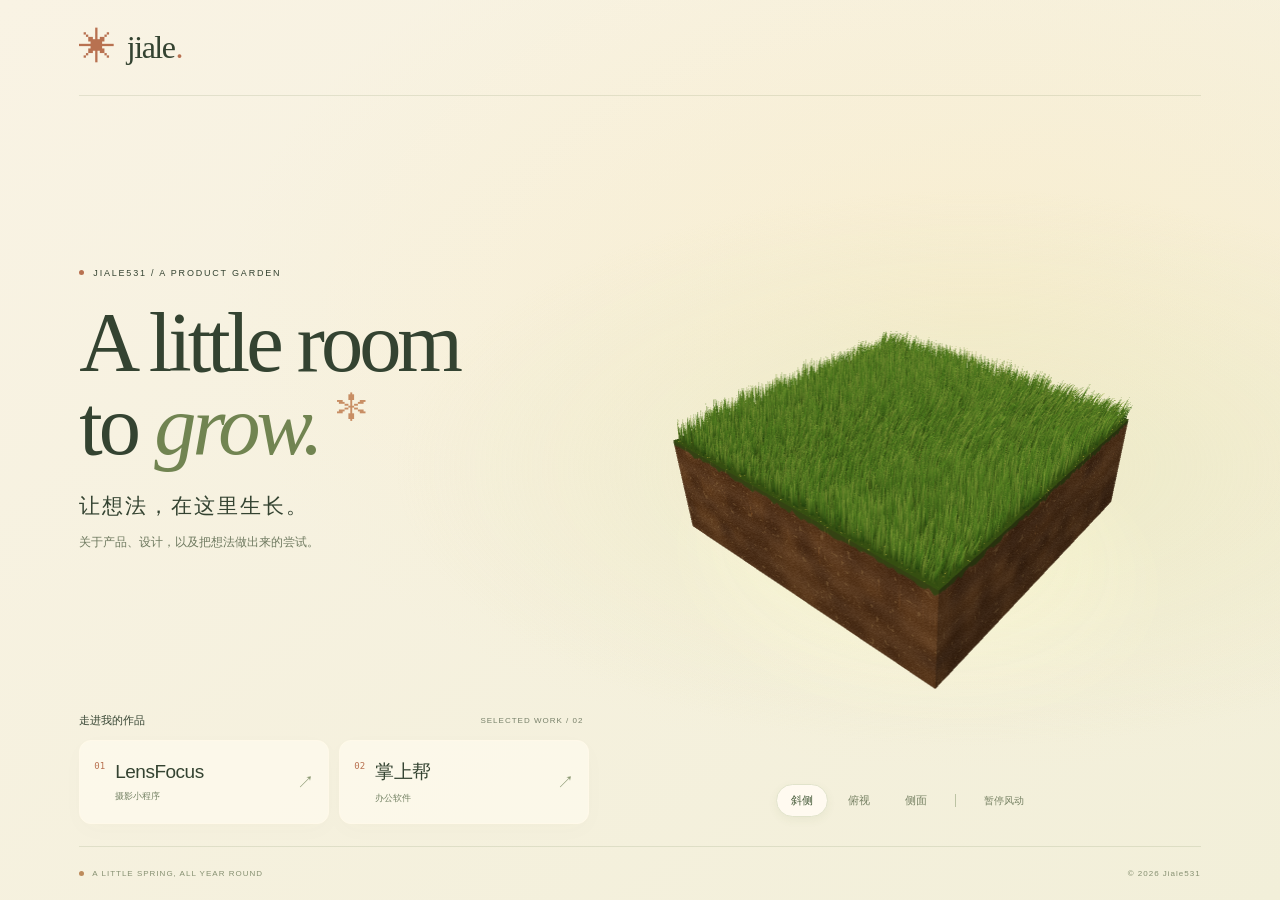
<file: index.html>
<!doctype html>
<html lang="zh-CN"><head><meta charset="utf-8"><meta name="viewport" content="width=device-width,initial-scale=1"><meta name="theme-color" content="#f5efdb"><meta name="description" content="Jiale531 的春日产品花园。探索 LensFocus 与掌上帮。"><title>Jiale531 — A little room to grow</title><link rel="stylesheet" href="meadow.css"><script defer src="meadow.js"></script></head>
<body data-page="home"><a class="skip" href="#main">跳到主要内容</a><div class="spring-light" aria-hidden="true"></div>
<div class="landing"><header class="home-header"><a class="wordmark" href="./" aria-label="Jiale531 首页" aria-current="page"><span class="flower" aria-hidden="true">✳</span> jiale<span class="wordmark-dot">.</span></a></header>
<main id="main"><section class="intro" aria-labelledby="home-title"><p class="eyebrow"><span></span> JIALE531 / A PRODUCT GARDEN</p><h1 id="home-title">A little room<br>to <em>grow.</em><span class="title-flower" aria-hidden="true">✻</span></h1><p class="intro-cn">让想法，在这里生长。</p><p class="intro-description">关于产品、设计，以及把想法做出来的尝试。</p></section>
<section class="meadow-scene" aria-label="可切换视角的三维草坪与土壤方块"><div class="scene-stage" id="scene-stage"><canvas id="meadow" aria-label="三维草坪，可拖动旋转；也可使用下方视角按钮" role="img"></canvas><div class="grass-fallback" aria-hidden="true"><div></div></div></div><div class="view-controls" role="group" aria-label="草坪视角"><button type="button" data-view="perspective" aria-pressed="true">斜侧</button><button type="button" data-view="top" aria-pressed="false">俯视</button><button type="button" data-view="side" aria-pressed="false">侧面</button><span class="control-divider" aria-hidden="true"></span><button id="motion-toggle" type="button" aria-pressed="false" hidden>暂停风动</button></div></section>
<section class="project-gate" id="projects" aria-labelledby="projects-heading"><div class="gate-heading"><h2 id="projects-heading">走进我的作品</h2><span>SELECTED WORK / 02</span></div><div class="project-list"><a class="project-door" href="lensfocus.html"><span class="project-number">01</span><div><h3>LensFocus</h3><p>摄影小程序 <span>· 案例框架</span></p></div><span class="door-arrow" aria-hidden="true">↗</span></a><a class="project-door" href="zhangshangbang.html"><span class="project-number">02</span><div><h3>掌上帮</h3><p>办公软件 <span>· 案例框架</span></p></div><span class="door-arrow" aria-hidden="true">↗</span></a></div></section></main>
<footer class="home-footer"><span class="season"><i aria-hidden="true"></i> A LITTLE SPRING, ALL YEAR ROUND</span><span>© 2026 Jiale531</span></footer></div><noscript><p class="fallback-note">三维场景需要 JavaScript；项目链接可正常访问。</p></noscript></body></html>
</file>
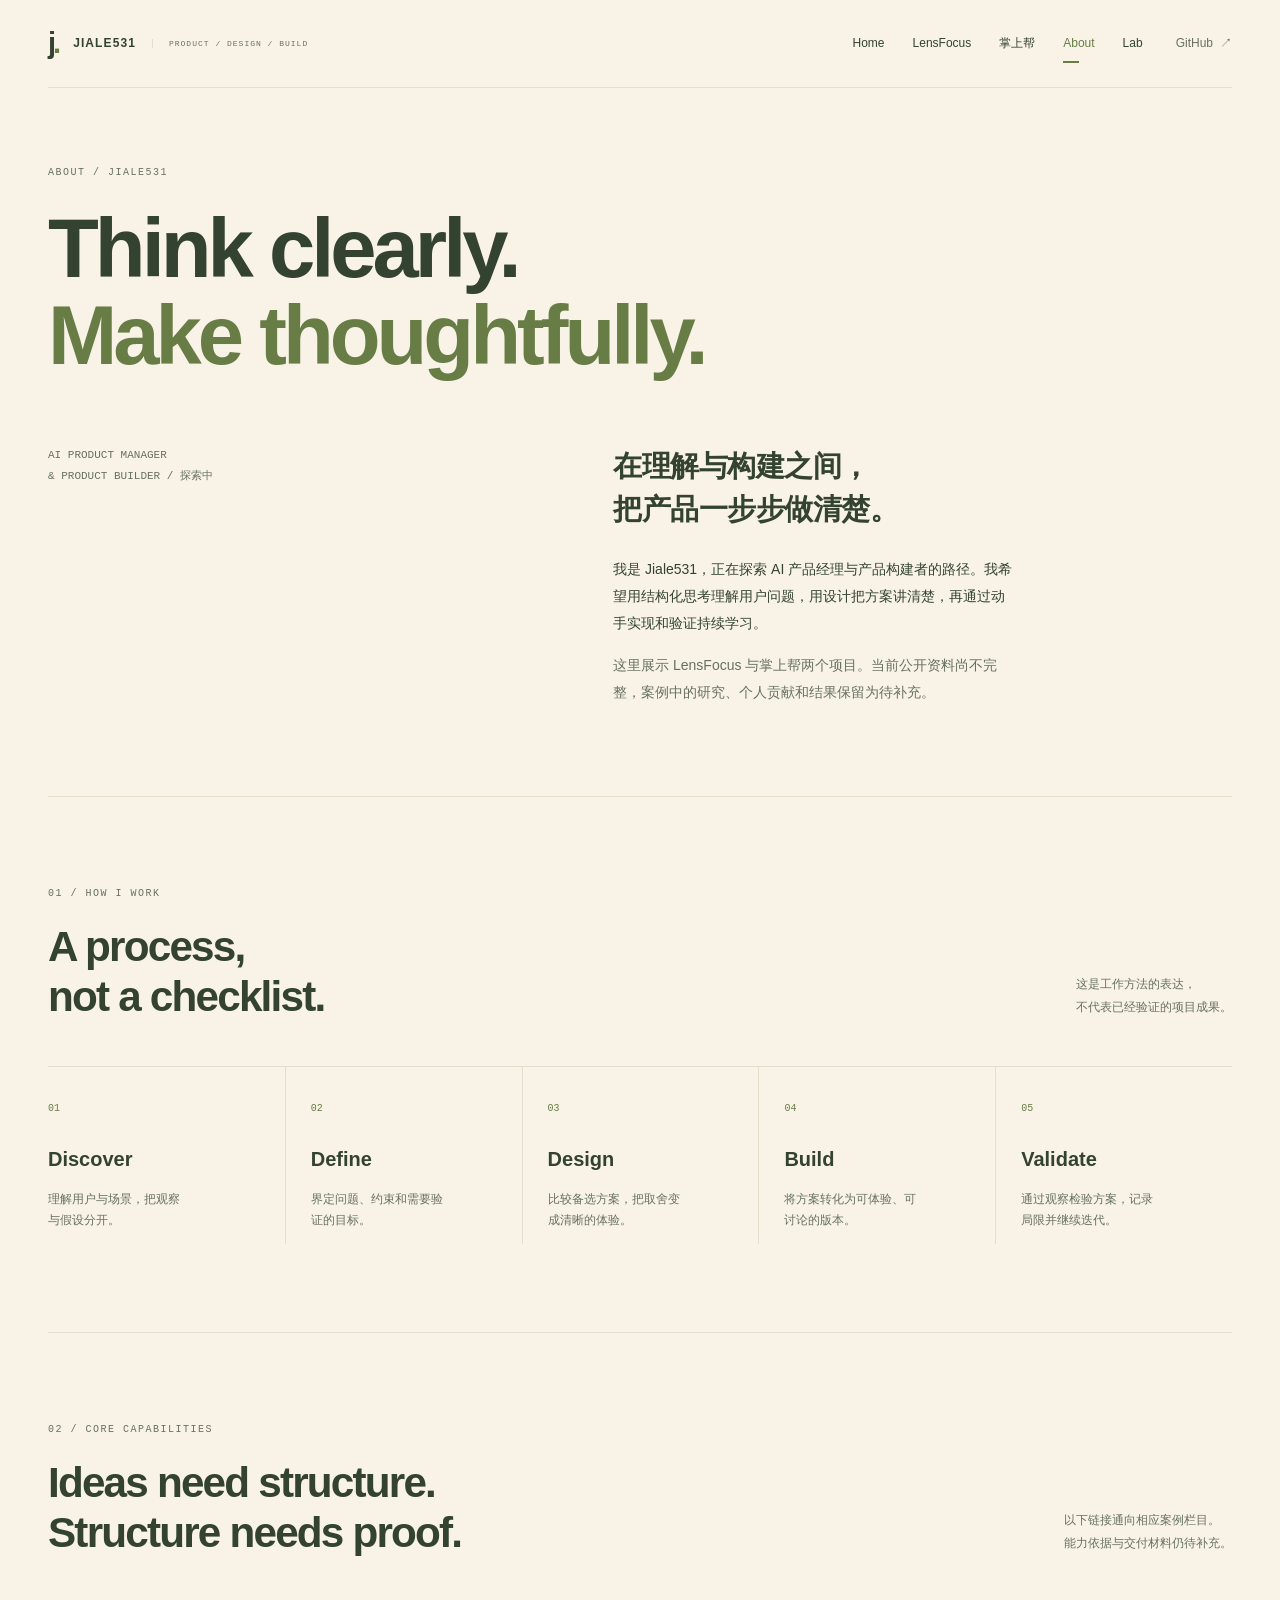
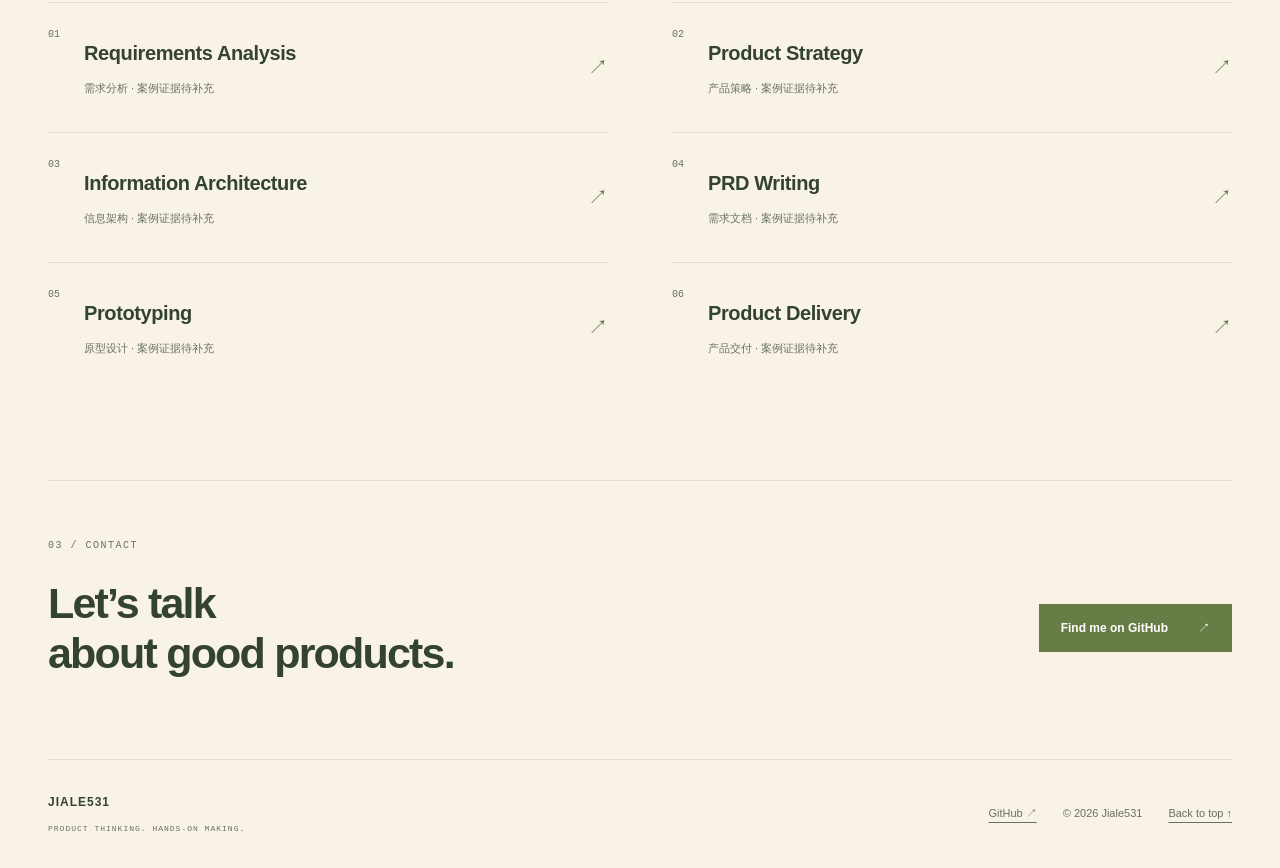
<file: about.html>
<!doctype html>
<html lang="zh-CN"><head><meta charset="utf-8"><meta name="viewport" content="width=device-width,initial-scale=1"><meta name="description" content="Jiale531 的产品理念、工作方式、能力证据入口与 GitHub 联系方式。"><title>About &amp; Skills — Jiale531</title><link rel="stylesheet" href="styles.css"><script defer src="app.js"></script></head><body data-page="about"><a class="skip" href="#main">跳到主要内容</a><header class="site-header wrap"><a class="brand" href="./" aria-label="Jiale531 首页"><span class="brand-mark">j<span>.</span></span>JIALE531<span class="brand-descriptor">PRODUCT / DESIGN / BUILD</span></a><button class="menu-toggle" type="button" aria-expanded="false" aria-controls="primary-nav" hidden>菜单 <span>＋</span></button><nav class="primary-nav" id="primary-nav" aria-label="主导航"><a href="./">Home</a><a href="lensfocus.html">LensFocus</a><a href="zhangshangbang.html">掌上帮</a><a href="about.html" aria-current="page">About</a><a href="lab.html">Lab</a><a class="github-nav" href="https://github.com/Jiale531">GitHub <span aria-hidden="true">↗</span></a></nav></header><main id="main"><section class="about-hero wrap"><p class="eyebrow">ABOUT / JIALE531</p><h1>Think clearly.<br><span>Make thoughtfully.</span></h1><div class="about-intro"><p class="intro-label">AI PRODUCT MANAGER<br>& PRODUCT BUILDER / 探索中</p><div><h2>在理解与构建之间，<br>把产品一步步做清楚。</h2><p>我是 Jiale531，正在探索 AI 产品经理与产品构建者的路径。我希望用结构化思考理解用户问题，用设计把方案讲清楚，再通过动手实现和验证持续学习。</p><p class="muted">这里展示 LensFocus 与掌上帮两个项目。当前公开资料尚不完整，案例中的研究、个人贡献和结果保留为待补充。</p></div></div></section><section class="wrap section about-process"><div class="section-heading"><div><p class="eyebrow">01 / HOW I WORK</p><h2>A process,<br>not a checklist.</h2></div><p class="section-aside">这是工作方法的表达，<br>不代表已经验证的项目成果。</p></div><ol class="work-process"><li><span>01</span><h3>Discover</h3><p>理解用户与场景，把观察与假设分开。</p></li><li><span>02</span><h3>Define</h3><p>界定问题、约束和需要验证的目标。</p></li><li><span>03</span><h3>Design</h3><p>比较备选方案，把取舍变成清晰的体验。</p></li><li><span>04</span><h3>Build</h3><p>将方案转化为可体验、可讨论的版本。</p></li><li><span>05</span><h3>Validate</h3><p>通过观察检验方案，记录局限并继续迭代。</p></li></ol></section><section class="wrap section capabilities"><div class="section-heading"><div><p class="eyebrow">02 / CORE CAPABILITIES</p><h2>Ideas need structure.<br>Structure needs proof.</h2></div><p class="section-aside">以下链接通向相应案例栏目。<br>能力依据与交付材料仍待补充。</p></div><div class="capability-grid"><a href="lensfocus.html#requirements"><span>01</span><div><h3>Requirements Analysis</h3><p>需求分析 · 案例证据待补充</p></div><b>↗</b></a><a href="lensfocus.html#decisions"><span>02</span><div><h3>Product Strategy</h3><p>产品策略 · 案例证据待补充</p></div><b>↗</b></a><a href="zhangshangbang.html#solution"><span>03</span><div><h3>Information Architecture</h3><p>信息架构 · 案例证据待补充</p></div><b>↗</b></a><a href="zhangshangbang.html#prd-prototype"><span>04</span><div><h3>PRD Writing</h3><p>需求文档 · 案例证据待补充</p></div><b>↗</b></a><a href="lensfocus.html#prototype"><span>05</span><div><h3>Prototyping</h3><p>原型设计 · 案例证据待补充</p></div><b>↗</b></a><a href="zhangshangbang.html#built-product"><span>06</span><div><h3>Product Delivery</h3><p>产品交付 · 案例证据待补充</p></div><b>↗</b></a></div></section><section class="wrap contact-section"><p class="eyebrow">03 / CONTACT</p><div><h2>Let’s talk<br>about good products.</h2><a class="button" href="https://github.com/Jiale531">Find me on GitHub <span>↗</span></a></div></section></main><footer class="site-footer wrap"><a class="footer-brand" href="./">JIALE531<span>PRODUCT THINKING. HANDS-ON MAKING.</span></a><div><a href="https://github.com/Jiale531">GitHub ↗</a><span>© 2026 Jiale531</span><a href="#main">Back to top ↑</a></div></footer><dialog id="media-dialog" aria-labelledby="media-title" aria-describedby="media-description"><div class="dialog-toolbar"><div><p class="eyebrow">MEDIA VIEWER</p><h2 id="media-title">图片预览</h2></div><button type="button" class="icon-button" id="close-media" aria-label="关闭图片预览">关闭 ×</button></div><p id="media-description"></p><div class="zoom-toolbar" role="group" aria-label="图片缩放"><button type="button" id="zoom-out" aria-label="缩小图片">−</button><output id="zoom-level" aria-live="polite">100%</output><button type="button" id="zoom-in" aria-label="放大图片">＋</button><button type="button" id="zoom-reset">适应窗口</button></div><div class="dialog-stage" tabindex="0" aria-label="图片画布，可滚动查看放大后的内容"><img id="media-image" alt=""></div><p class="viewer-hint">Escape 关闭 · 放大后可滚动查看 · 原始比例显示</p></dialog></body></html>
</file>
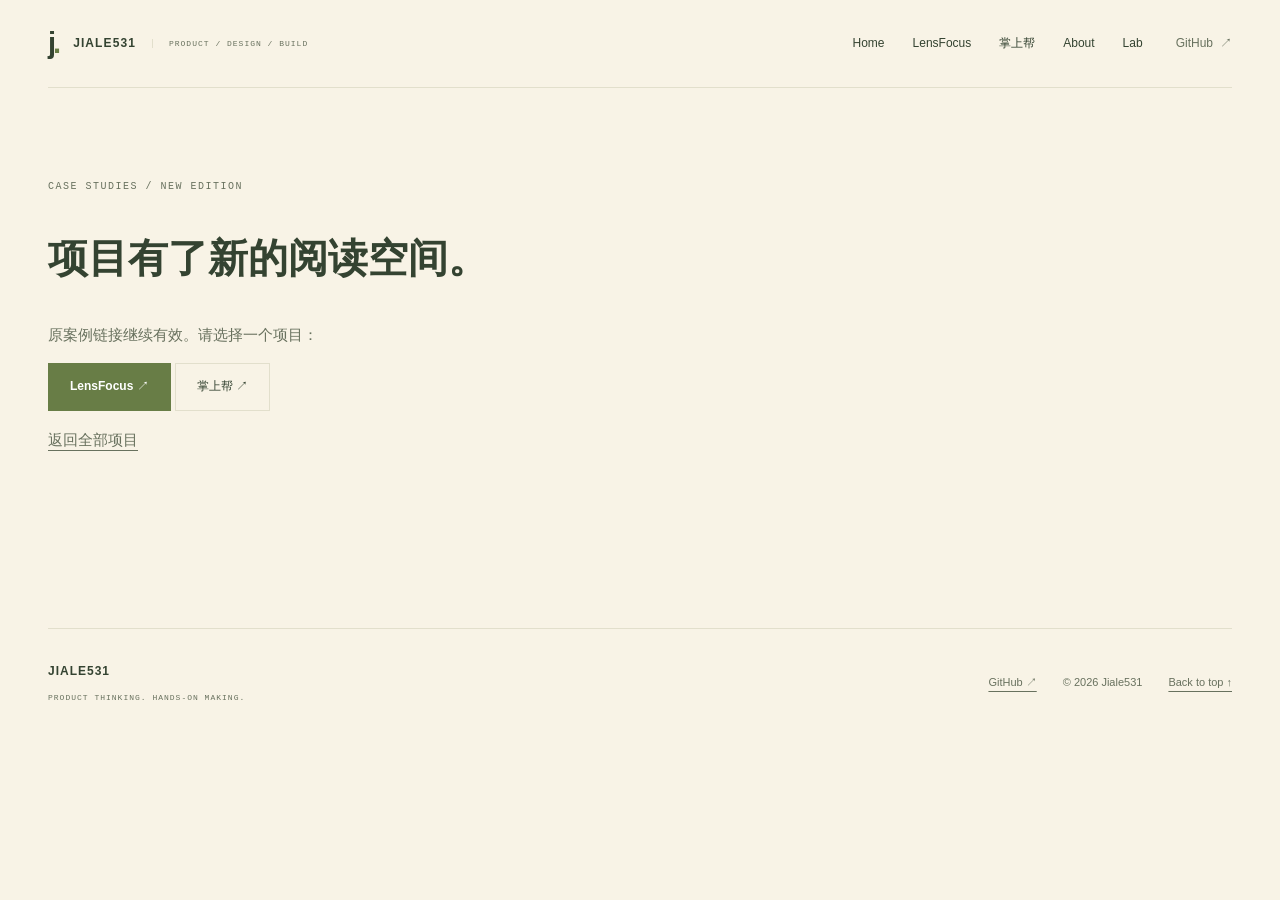
<file: case-study.html>
<!doctype html><html lang="zh-CN"><head><meta charset="utf-8"><meta name="viewport" content="width=device-width,initial-scale=1"><title>项目案例 — Jiale531</title><link rel="stylesheet" href="styles.css"><script defer src="legacy.js"></script></head><body><a class="skip" href="#main">跳到主要内容</a><header class="site-header wrap"><a class="brand" href="./" aria-label="Jiale531 首页"><span class="brand-mark">j<span>.</span></span>JIALE531<span class="brand-descriptor">PRODUCT / DESIGN / BUILD</span></a><button class="menu-toggle" type="button" aria-expanded="false" aria-controls="primary-nav" hidden>菜单 <span>＋</span></button><nav class="primary-nav" id="primary-nav" aria-label="主导航"><a href="./">Home</a><a href="lensfocus.html">LensFocus</a><a href="zhangshangbang.html">掌上帮</a><a href="about.html">About</a><a href="lab.html">Lab</a><a class="github-nav" href="https://github.com/Jiale531">GitHub <span aria-hidden="true">↗</span></a></nav></header><main class="wrap legacy-page" id="main"><p class="eyebrow">CASE STUDIES / NEW EDITION</p><h1>项目有了新的阅读空间。</h1><p>原案例链接继续有效。请选择一个项目：</p><a class="button" href="lensfocus.html">LensFocus ↗</a> <a class="button button-outline" href="zhangshangbang.html">掌上帮 ↗</a><p><a href="./#projects">返回全部项目</a></p></main><footer class="site-footer wrap"><a class="footer-brand" href="./">JIALE531<span>PRODUCT THINKING. HANDS-ON MAKING.</span></a><div><a href="https://github.com/Jiale531">GitHub ↗</a><span>© 2026 Jiale531</span><a href="#main">Back to top ↑</a></div></footer></body></html>
</file>
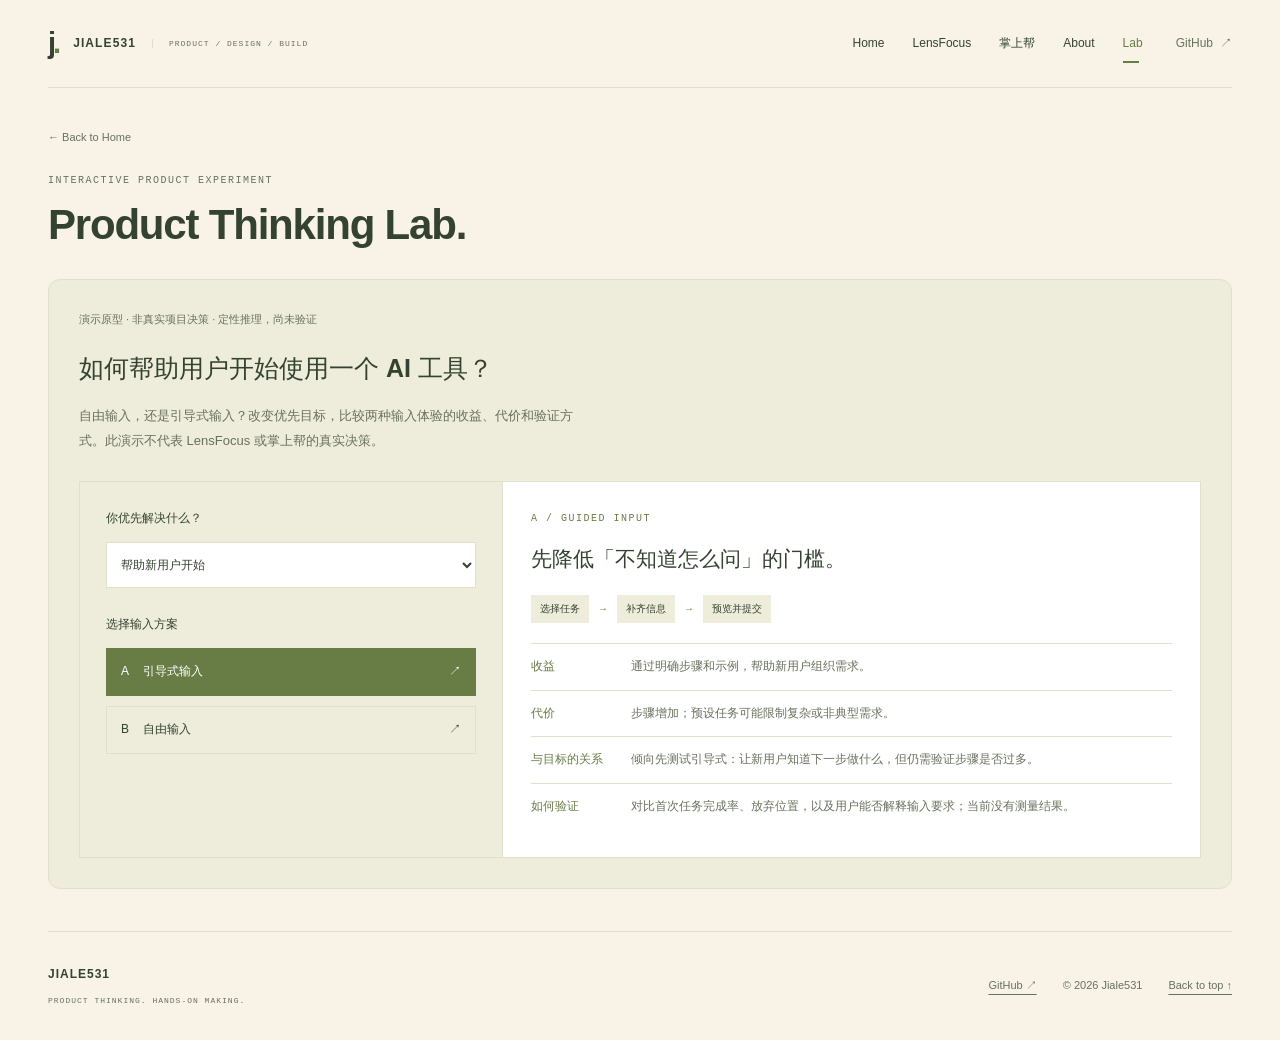
<file: lab.html>
<!doctype html>
<html lang="zh-CN"><head><meta charset="utf-8"><meta name="viewport" content="width=device-width,initial-scale=1"><meta name="description" content="独立产品决策实验：比较目标、输入方案、取舍与验证方式。"><title>Product Thinking Lab — Jiale531</title><link rel="stylesheet" href="styles.css"><script defer src="app.js"></script></head><body data-page="lab"><a class="skip" href="#main">跳到主要内容</a><header class="site-header wrap"><a class="brand" href="./" aria-label="Jiale531 首页"><span class="brand-mark">j<span>.</span></span>JIALE531<span class="brand-descriptor">PRODUCT / DESIGN / BUILD</span></a><button class="menu-toggle" type="button" aria-expanded="false" aria-controls="primary-nav" hidden>菜单 <span>＋</span></button><nav class="primary-nav" id="primary-nav" aria-label="主导航"><a href="./">Home</a><a href="lensfocus.html">LensFocus</a><a href="zhangshangbang.html">掌上帮</a><a href="about.html">About</a><a href="lab.html" aria-current="page">Lab</a><a class="github-nav" href="https://github.com/Jiale531">GitHub <span aria-hidden="true">↗</span></a></nav></header><main id="main"><div class="wrap lab-page-heading"><a class="back-link" href="./">← Back to Home</a><p class="eyebrow">INTERACTIVE PRODUCT EXPERIMENT</p><h1 class="lab-page-intro">Product Thinking Lab.</h1></div><section class="lab-section wrap" id="lab" aria-labelledby="lab-title"><div class="lab-entry"><div><p class="eyebrow">PRODUCT THINKING LAB / 01</p><h2 id="lab-title">A small decision.<br>A different product.</h2><p>同一个目标，为什么会有不同的产品选择？</p></div><div class="branch-visual" aria-hidden="true"><span>USER NEED</span><div><span>A / 引导式输入</span><span>B / 自由输入</span></div><small>CONTEXT → TRADE-OFF → TEST</small></div></div><details id="lab-panel"><summary class="lab-trigger">Explore a Product Decision <span aria-hidden="true">＋</span></summary><div class="lab-content"><p class="prototype-note">演示原型 · 非真实项目决策 · 定性推理，尚未验证</p><h3>如何帮助用户开始使用一个 AI 工具？</h3><p class="reading muted">自由输入，还是引导式输入？改变优先目标，比较两种输入体验的收益、代价和验证方式。此演示不代表 LensFocus 或掌上帮的真实决策。</p><div class="decision-workbench"><div class="decision-controls"><label for="decision-goal">你优先解决什么？</label><select id="decision-goal"><option value="start">帮助新用户开始</option><option value="flexibility">支持多样化任务</option><option value="reliability">减少遗漏信息</option></select><p>选择输入方案</p><div class="choice-buttons" role="group" aria-label="比较输入方案"><button type="button" data-approach="guided" aria-pressed="true">A <span>引导式输入</span>↗</button><button type="button" data-approach="open" aria-pressed="false">B <span>自由输入</span>↗</button></div></div><div class="decision-output" aria-live="polite" aria-atomic="true"><p class="eyebrow" id="decision-output-label">A / GUIDED INPUT</p><h3 id="decision-output-title">先降低「不知道怎么问」的门槛。</h3><div class="flow" id="decision-flow"><span>选择任务</span><b>→</b><span>补齐信息</span><b>→</b><span>预览并提交</span></div><dl class="tradeoffs"><div><dt>收益</dt><dd id="decision-benefit">明确步骤帮助用户组织需求。</dd></div><div><dt>代价</dt><dd id="decision-cost">增加步骤，可能限制非典型需求。</dd></div><div><dt>与目标的关系</dt><dd id="decision-fit">需验证引导能否帮助用户开始。</dd></div><div><dt>如何验证</dt><dd id="decision-test">比较任务完成率与放弃位置；当前无测量结果。</dd></div></dl></div></div><noscript><p class="notice">启用 JavaScript 可切换方案。引导式输入降低起步门槛但增加步骤，自由输入更灵活但需要用户自行组织需求，两者都需要验证。</p></noscript></div></details></section></main><footer class="site-footer wrap"><a class="footer-brand" href="./">JIALE531<span>PRODUCT THINKING. HANDS-ON MAKING.</span></a><div><a href="https://github.com/Jiale531">GitHub ↗</a><span>© 2026 Jiale531</span><a href="#main">Back to top ↑</a></div></footer><dialog id="media-dialog" aria-labelledby="media-title" aria-describedby="media-description"><div class="dialog-toolbar"><div><p class="eyebrow">MEDIA VIEWER</p><h2 id="media-title">图片预览</h2></div><button type="button" class="icon-button" id="close-media" aria-label="关闭图片预览">关闭 ×</button></div><p id="media-description"></p><div class="zoom-toolbar" role="group" aria-label="图片缩放"><button type="button" id="zoom-out" aria-label="缩小图片">−</button><output id="zoom-level" aria-live="polite">100%</output><button type="button" id="zoom-in" aria-label="放大图片">＋</button><button type="button" id="zoom-reset">适应窗口</button></div><div class="dialog-stage" tabindex="0" aria-label="图片画布，可滚动查看放大后的内容"><img id="media-image" alt=""></div><p class="viewer-hint">Escape 关闭 · 放大后可滚动查看 · 原始比例显示</p></dialog></body></html>
</file>
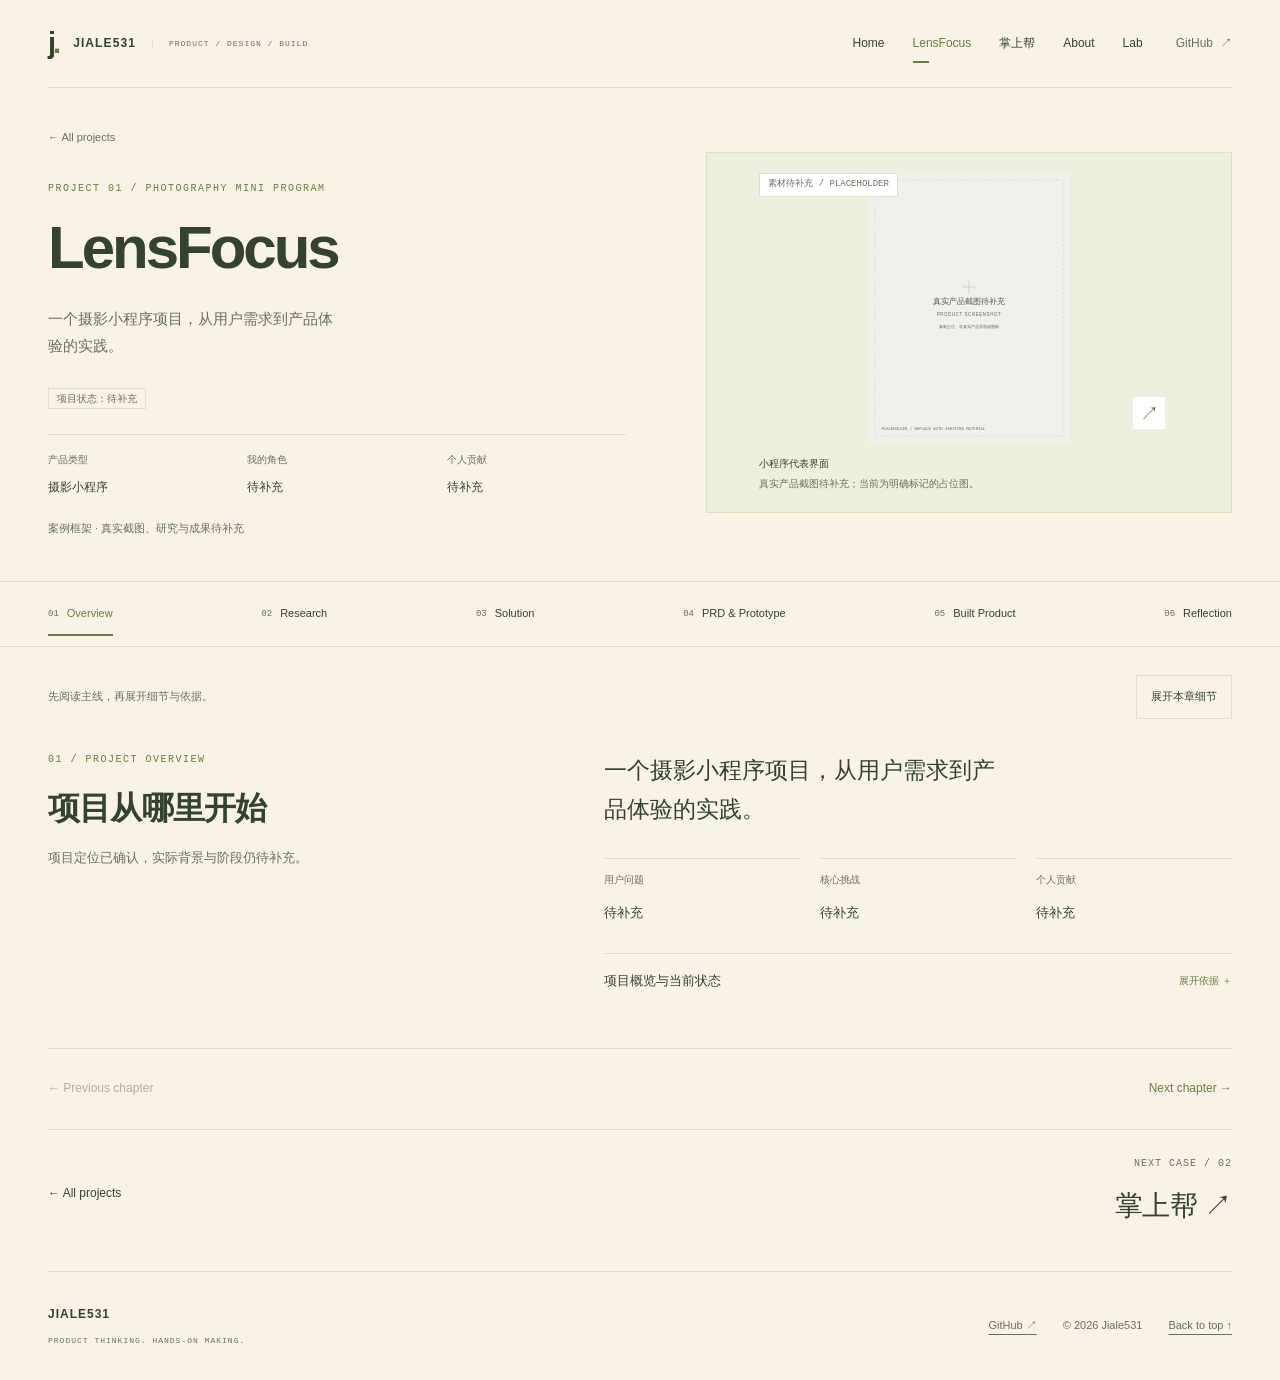
<file: lensfocus.html>
<!doctype html>
<html lang="zh-CN"><head><meta charset="utf-8"><meta name="viewport" content="width=device-width,initial-scale=1"><meta name="description" content="LensFocus 摄影小程序案例：需求研究、产品方案、PRD、原型、实际产品与复盘。"><title>LensFocus / Case Study — Jiale531</title><link rel="stylesheet" href="styles.css"><script defer src="app.js"></script></head><body data-page="lensfocus"><a class="skip" href="#main">跳到主要内容</a><header class="site-header wrap"><a class="brand" href="./" aria-label="Jiale531 首页"><span class="brand-mark">j<span>.</span></span>JIALE531<span class="brand-descriptor">PRODUCT / DESIGN / BUILD</span></a><button class="menu-toggle" type="button" aria-expanded="false" aria-controls="primary-nav" hidden>菜单 <span>＋</span></button><nav class="primary-nav" id="primary-nav" aria-label="主导航"><a href="./">Home</a><a href="lensfocus.html" aria-current="page">LensFocus</a><a href="zhangshangbang.html">掌上帮</a><a href="about.html">About</a><a href="lab.html">Lab</a><a class="github-nav" href="https://github.com/Jiale531">GitHub <span aria-hidden="true">↗</span></a></nav></header><main id="main"><section class="wrap project-hero photography-hero"><div class="project-hero-copy"><a class="back-link" href="./#projects">← All projects</a><p class="eyebrow">PROJECT 01 / PHOTOGRAPHY MINI PROGRAM</p><h1>LensFocus</h1><p class="project-lead">一个摄影小程序项目，从用户需求到产品体验的实践。</p><span class="status">项目状态：待补充</span><dl class="hero-meta"><div><dt>产品类型</dt><dd>摄影小程序</dd></div><div><dt>我的角色</dt><dd>待补充</dd></div><div><dt>个人贡献</dt><dd>待补充</dd></div></dl><p class="material-note">案例框架 · 真实截图、研究与成果待补充</p></div><div class="project-hero-media"><figure class="media-figure hero-media"><button class="media-open" type="button" data-media-src="assets/placeholder-mobile.svg" data-media-title="小程序代表界面" data-media-caption="真实产品截图待补充；当前为明确标记的占位图。" aria-label="放大预览：LensFocus · 小程序代表界面"><img src="assets/placeholder-mobile.svg" alt="LensFocus 小程序截图占位，非真实产品界面" width="720" height="960" loading="eager" decoding="async"><span class="media-state">素材待补充 / PLACEHOLDER</span><span class="expand-icon" aria-hidden="true">↗</span></button><figcaption><strong>小程序代表界面</strong><span>真实产品截图待补充；当前为明确标记的占位图。</span></figcaption></figure></div></section><div class="wrap chapter-header"><a href="lensfocus.html">LensFocus <span>/ CASE STUDY</span></a><a href="./#projects">All projects ↗</a></div><div class="case-subnav" id="case-view"><nav class="wrap" aria-label="案例章节"><a href="lensfocus.html?section=overview-section#case-view"><span>01</span> Overview</a><a href="lensfocus.html?section=requirements#case-view"><span>02</span> Research</a><a href="lensfocus.html?section=solution#case-view"><span>03</span> Solution</a><a href="lensfocus.html?section=prd-prototype#case-view"><span>04</span> PRD & Prototype</a><a href="lensfocus.html?section=built-product#case-view"><span>05</span> Built Product</a><a href="lensfocus.html?section=reflection-section#case-view"><span>06</span> Reflection</a></nav></div><div class="wrap case-body"><div class="case-tools"><p>先阅读主线，再展开细节与依据。</p><button type="button" class="utility-button" id="toggle-details" aria-expanded="false" aria-controls="case-evidence">展开全部细节</button></div><div id="case-evidence"><section class="case-section overview-layout" id="overview-section"><div class="case-section-heading"><p class="eyebrow">01 / PROJECT OVERVIEW</p><h2>项目从哪里开始</h2><p>项目定位已确认，实际背景与阶段仍待补充。</p></div><div><p class="case-pullquote">一个摄影小程序项目，从用户需求到产品体验的实践。</p><div class="overview-facts"><div><span>用户问题</span><strong>待补充</strong></div><div><span>核心挑战</span><strong>待补充</strong></div><div><span>个人贡献</span><strong>待补充</strong></div></div><details class="evidence-detail" id="overview"><summary>项目概览与当前状态<span>展开依据 ＋</span></summary><div><p>项目范围与当前状态：待补充。</p><dl><div><dt>项目定位</dt><dd>待补充</dd></div><div><dt>时间与范围</dt><dd>待补充</dd></div><div><dt>当前状态</dt><dd>待补充</dd></div><div><dt>成果形式</dt><dd>待补充</dd></div></dl></div></details></div></section><section class="case-section" id="requirements"><div class="case-section-heading"><p class="eyebrow">02 / REQUIREMENTS & RESEARCH</p><h2>先理解问题，再定义需求</h2><p>研究方法、用户观察与结论的依据待补充。</p></div><div class="research-grid"><div class="research-note"><span class="mini-label">USER CONTEXT</span><h3>用户与使用情境</h3><p>目标用户 / 待补充</p><p>需求分组 / 待补充</p><p>问题优先级 / 待补充</p></div><div class="comparison"><span class="mini-label">COMPARATIVE RESEARCH</span><h3>竞品与替代方案</h3><table><caption class="sr-only">竞品研究占位，未提供真实比较材料</caption><thead><tr><th scope="col">比较维度</th><th scope="col">现有方案</th><th scope="col">观察依据</th></tr></thead><tbody><tr><th scope="row">待补充</th><td>待补充</td><td>待补充</td></tr></tbody></table></div></div><div class="evidence-grid"><details class="evidence-detail" id="problem"><summary>用户问题与背景<span>展开依据 ＋</span></summary><div><p>目标用户、使用情境与需要解决的问题：待补充。</p><dl><div><dt>目标用户</dt><dd>待补充</dd></div><div><dt>使用情境</dt><dd>待补充</dd></div><div><dt>现有替代方案</dt><dd>待补充</dd></div><div><dt>核心痛点与影响</dt><dd>待补充</dd></div></dl></div></details><details class="evidence-detail" id="research"><summary>研究与支持证据<span>展开依据 ＋</span></summary><div><p>研究过程、资料来源与观察记录：待补充。</p><dl><div><dt>研究方法与样本</dt><dd>待补充</dd></div><div><dt>可公开的研究材料</dt><dd>待补充</dd></div><div><dt>关键观察</dt><dd>待补充</dd></div><div><dt>证据局限</dt><dd>待补充</dd></div></dl></div></details></div><details class="evidence-detail" id="insight"><summary>关键洞察<span>展开依据 ＋</span></summary><div><p>从观察到洞察的推导过程：待补充。</p><dl><div><dt>观察到的事实</dt><dd>待补充</dd></div><div><dt>洞察与依据</dt><dd>待补充</dd></div><div><dt>仍未验证的假设</dt><dd>待补充</dd></div></dl></div></details></section><section class="case-section" id="solution"><div class="case-section-heading"><p class="eyebrow">03 / PRODUCT SOLUTION</p><h2>把需求组织成产品体验</h2><p>以下为图稿展示框架，尚未提供真实模块、流程或产品规则。</p></div><div class="solution-intro"><p>产品结构 / 待补充</p><p>关键取舍 / 待补充</p><p>设计依据 / 待补充</p></div><div class="architecture-media"><figure class="media-figure "><button class="media-open" type="button" data-media-src="assets/placeholder-flow.svg" data-media-title="产品模块关系" data-media-caption="真实产品架构待补充；不假设具体模块。" aria-label="放大预览：LensFocus · 产品模块关系"><img src="assets/placeholder-flow.svg" alt="LensFocus 产品架构图占位，尚无真实架构图" width="1600" height="800" loading="lazy" decoding="async"><span class="media-state">素材待补充 / PLACEHOLDER</span><span class="expand-icon" aria-hidden="true">↗</span></button><figcaption><strong>产品模块关系</strong><span>真实产品架构待补充；不假设具体模块。</span></figcaption></figure></div><div class="evidence-grid"><details class="evidence-detail" id="alternatives"><summary>备选方案与取舍<span>展开依据 ＋</span></summary><div><p>真实备选方案、比较维度与权衡：待补充。</p><dl><div><dt>方案 A 与适用情境</dt><dd>待补充</dd></div><div><dt>方案 B 与适用情境</dt><dd>待补充</dd></div><div><dt>收益、成本与风险</dt><dd>待补充</dd></div><div><dt>比较依据</dt><dd>待补充</dd></div></dl></div></details><details class="evidence-detail" id="decisions"><summary>产品决策<span>展开依据 ＋</span></summary><div><p>最终选择、选择理由和未解决的问题：待补充。</p><dl><div><dt>选择了什么</dt><dd>待补充</dd></div><div><dt>为何作出选择</dt><dd>待补充</dd></div><div><dt>放弃了什么</dt><dd>待补充</dd></div><div><dt>验证或回退条件</dt><dd>待补充</dd></div></dl></div></details></div></section><section class="case-section" id="prd-prototype"><div class="case-section-heading"><p class="eyebrow">04 / PRD & PROTOTYPE</p><h2>让方案变得具体</h2><p>文档解释规则，原型呈现体验；两者需要对应到同一个用户问题。</p></div><div class="document-layout"><figure class="media-figure document-preview"><button class="media-open" type="button" data-media-src="assets/placeholder-document.svg" data-media-title="PRD 文档" data-media-caption="需求说明、关键规则和边界条件待补充。" aria-label="放大预览：LensFocus · PRD 文档"><img src="assets/placeholder-document.svg" alt="LensFocus PRD 文档占位" width="900" height="1100" loading="lazy" decoding="async"><span class="media-state">素材待补充 / PLACEHOLDER</span><span class="expand-icon" aria-hidden="true">↗</span></button><figcaption><strong>PRD 文档</strong><span>需求说明、关键规则和边界条件待补充。</span></figcaption></figure><div><p class="eyebrow">DOCUMENT TO EXPERIENCE</p><h3>从需求说明到小程序页面</h3><dl class="rule-list"><div><dt>关键规则</dt><dd>待补充</dd></div><div><dt>范围与边界</dt><dd>待补充</dd></div><div><dt>异常与反馈</dt><dd>待补充</dd></div></dl><p class="muted">原型应解释路径和反馈，而不仅是展示静态页面。实际设计说明待补充。</p></div></div><div class="gallery-heading"><h3>Prototype gallery</h3><p>点击图像放大预览 · 当前均为素材占位</p></div><div class="prototype-gallery portrait-gallery"><figure class="media-figure "><button class="media-open" type="button" data-media-src="assets/placeholder-mobile.svg" data-media-title="原型 · 关键页面" data-media-caption="页面目标、交互说明及真实原型待补充。" aria-label="放大预览：LensFocus · 原型 · 关键页面"><img src="assets/placeholder-mobile.svg" alt="LensFocus 关键页面原型占位" width="720" height="960" loading="lazy" decoding="async"><span class="media-state">素材待补充 / PLACEHOLDER</span><span class="expand-icon" aria-hidden="true">↗</span></button><figcaption><strong>原型 · 关键页面</strong><span>页面目标、交互说明及真实原型待补充。</span></figcaption></figure><figure class="media-figure "><button class="media-open" type="button" data-media-src="assets/placeholder-mobile.svg" data-media-title="原型 · 后续流程" data-media-caption="真实流程及前后页面关系待补充。" aria-label="放大预览：LensFocus · 原型 · 后续流程"><img src="assets/placeholder-mobile.svg" alt="LensFocus 后续流程原型占位" width="720" height="960" loading="lazy" decoding="async"><span class="media-state">素材待补充 / PLACEHOLDER</span><span class="expand-icon" aria-hidden="true">↗</span></button><figcaption><strong>原型 · 后续流程</strong><span>真实流程及前后页面关系待补充。</span></figcaption></figure></div><details class="evidence-detail" id="prototype"><summary>交互流程与原型<span>展开依据 ＋</span></summary><div><p>真实用户流程、截图或可交互原型：待补充。</p><dl><div><dt>核心用户流程</dt><dd>待补充</dd></div><div><dt>关键交互与异常状态</dt><dd>待补充</dd></div><div><dt>截图或原型地址</dt><dd>待补充</dd></div><div><dt>原型与实际实现的差异</dt><dd>待补充</dd></div></dl></div></details></section><section class="case-section" id="built-product"><div class="case-section-heading"><p class="eyebrow">05 / BUILT PRODUCT</p><h2>从方案走向实际体验</h2><p>实际产品界面、个人交付、验证结果与限制待补充。</p></div><div class="built-layout"><figure class="media-figure built-media"><button class="media-open" type="button" data-media-src="assets/placeholder-mobile.svg" data-media-title="实际产品界面" data-media-caption="真实截图、对应功能和实现状态待补充。" aria-label="放大预览：LensFocus · 实际产品界面"><img src="assets/placeholder-mobile.svg" alt="LensFocus 实际产品截图占位" width="720" height="960" loading="lazy" decoding="async"><span class="media-state">素材待补充 / PLACEHOLDER</span><span class="expand-icon" aria-hidden="true">↗</span></button><figcaption><strong>实际产品界面</strong><span>真实截图、对应功能和实现状态待补充。</span></figcaption></figure><div class="built-notes"><p class="eyebrow">WHAT WAS BUILT</p><h3>界面背后的实现</h3><p>已实现的具体功能 / 待补充</p><p>我的交付与协作分工 / 待补充</p><p>原型与实际实现的差异 / 待补充</p><p class="material-note">不将占位图作为已交付产品的证据。</p></div></div><div class="evidence-grid"><details class="evidence-detail" id="implementation"><summary>实现与个人贡献<span>展开依据 ＋</span></summary><div><p>实现方式、协作范围及我的实际贡献：待补充。</p><dl><div><dt>实现方式与技术边界</dt><dd>待补充</dd></div><div><dt>我的角色与交付</dt><dd>待补充</dd></div><div><dt>协作分工</dt><dd>待补充</dd></div><div><dt>可公开的实现依据</dt><dd>待补充</dd></div></dl></div></details><details class="evidence-detail" id="evaluation"><summary>评估、结果与限制<span>展开依据 ＋</span></summary><div><p>评估方法、实际观察结果与局限：待补充。</p><dl><div><dt>评估方法与成功标准</dt><dd>待补充</dd></div><div><dt>实际测量结果</dt><dd>待补充</dd></div><div><dt>证据与时间范围</dt><dd>待补充</dd></div><div><dt>限制与未验证内容</dt><dd>待补充</dd></div></dl></div></details></div></section><section class="case-section reflection-layout" id="reflection-section"><div class="case-section-heading"><p class="eyebrow">06 / REFLECTION</p><h2>下一步，继续验证</h2><p>区分已知、假设和需要继续回答的问题。</p></div><div><details class="evidence-detail" id="reflection"><summary>复盘与下一步<span>展开依据 ＋</span></summary><div><p>经验、仍存疑问和下一步验证计划：待补充。</p><dl><div><dt>学到了什么</dt><dd>待补充</dd></div><div><dt>会如何重新选择</dt><dd>待补充</dd></div><div><dt>下一步行动</dt><dd>待补充</dd></div><div><dt>待验证的问题</dt><dd>待补充</dd></div></dl></div></details><p class="reflection-note">没有真实结果之前，保留问题，不填入未经证实的成功结论。</p></div></section></div><div class="next-project"><a href="./#projects">← All projects</a><a href="zhangshangbang.html"><span>NEXT CASE / 02</span><strong>掌上帮 ↗</strong></a></div></div></main><footer class="site-footer wrap"><a class="footer-brand" href="./">JIALE531<span>PRODUCT THINKING. HANDS-ON MAKING.</span></a><div><a href="https://github.com/Jiale531">GitHub ↗</a><span>© 2026 Jiale531</span><a href="#main">Back to top ↑</a></div></footer><dialog id="media-dialog" aria-labelledby="media-title" aria-describedby="media-description"><div class="dialog-toolbar"><div><p class="eyebrow">MEDIA VIEWER</p><h2 id="media-title">图片预览</h2></div><button type="button" class="icon-button" id="close-media" aria-label="关闭图片预览">关闭 ×</button></div><p id="media-description"></p><div class="zoom-toolbar" role="group" aria-label="图片缩放"><button type="button" id="zoom-out" aria-label="缩小图片">−</button><output id="zoom-level" aria-live="polite">100%</output><button type="button" id="zoom-in" aria-label="放大图片">＋</button><button type="button" id="zoom-reset">适应窗口</button></div><div class="dialog-stage" tabindex="0" aria-label="图片画布，可滚动查看放大后的内容"><img id="media-image" alt=""></div><p class="viewer-hint">Escape 关闭 · 放大后可滚动查看 · 原始比例显示</p></dialog></body></html>
</file>
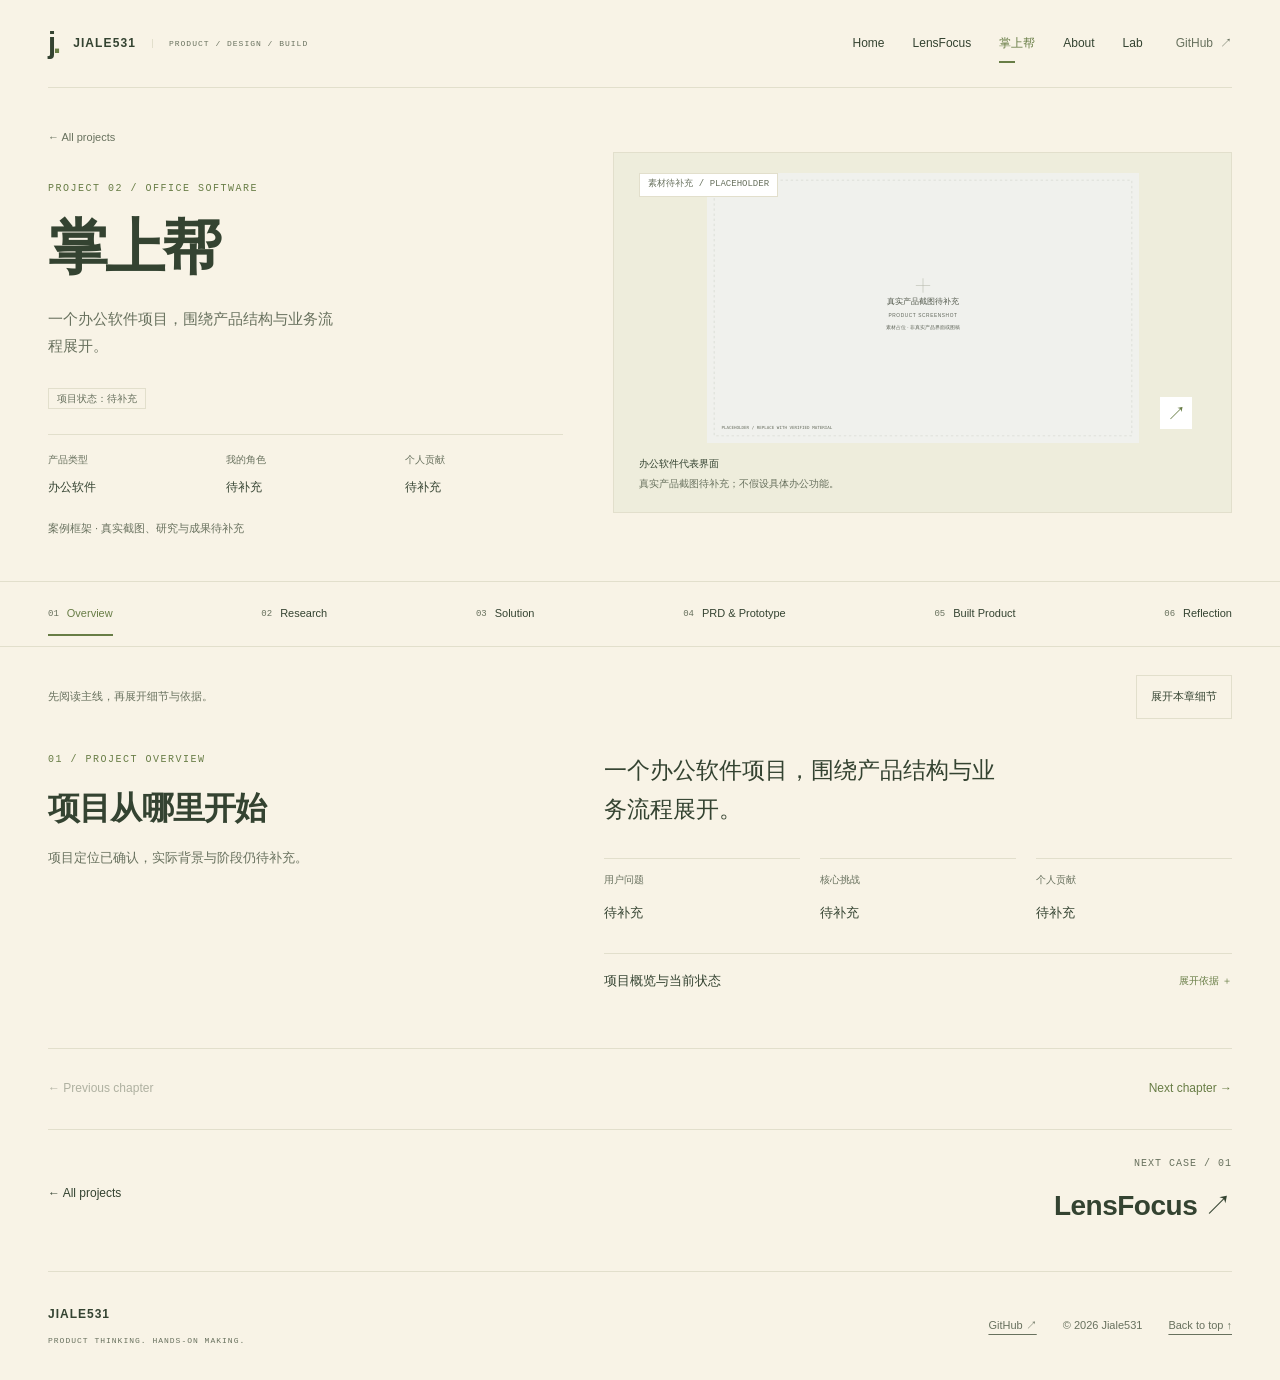
<file: zhangshangbang.html>
<!doctype html>
<html lang="zh-CN"><head><meta charset="utf-8"><meta name="viewport" content="width=device-width,initial-scale=1"><meta name="description" content="掌上帮办公软件案例：功能架构、业务流程、PRD、原型与产品交付。"><title>掌上帮 / Case Study — Jiale531</title><link rel="stylesheet" href="styles.css"><script defer src="app.js"></script></head><body data-page="office"><a class="skip" href="#main">跳到主要内容</a><header class="site-header wrap"><a class="brand" href="./" aria-label="Jiale531 首页"><span class="brand-mark">j<span>.</span></span>JIALE531<span class="brand-descriptor">PRODUCT / DESIGN / BUILD</span></a><button class="menu-toggle" type="button" aria-expanded="false" aria-controls="primary-nav" hidden>菜单 <span>＋</span></button><nav class="primary-nav" id="primary-nav" aria-label="主导航"><a href="./">Home</a><a href="lensfocus.html">LensFocus</a><a href="zhangshangbang.html" aria-current="page">掌上帮</a><a href="about.html">About</a><a href="lab.html">Lab</a><a class="github-nav" href="https://github.com/Jiale531">GitHub <span aria-hidden="true">↗</span></a></nav></header><main id="main"><section class="wrap project-hero office-hero"><div class="project-hero-copy"><a class="back-link" href="./#projects">← All projects</a><p class="eyebrow">PROJECT 02 / OFFICE SOFTWARE</p><h1>掌上帮</h1><p class="project-lead">一个办公软件项目，围绕产品结构与业务流程展开。</p><span class="status">项目状态：待补充</span><dl class="hero-meta"><div><dt>产品类型</dt><dd>办公软件</dd></div><div><dt>我的角色</dt><dd>待补充</dd></div><div><dt>个人贡献</dt><dd>待补充</dd></div></dl><p class="material-note">案例框架 · 真实截图、研究与成果待补充</p></div><div class="project-hero-media"><figure class="media-figure hero-media"><button class="media-open" type="button" data-media-src="assets/placeholder-desktop.svg" data-media-title="办公软件代表界面" data-media-caption="真实产品截图待补充；不假设具体办公功能。" aria-label="放大预览：掌上帮 · 办公软件代表界面"><img src="assets/placeholder-desktop.svg" alt="掌上帮办公软件截图占位，非真实产品界面" width="1440" height="900" loading="eager" decoding="async"><span class="media-state">素材待补充 / PLACEHOLDER</span><span class="expand-icon" aria-hidden="true">↗</span></button><figcaption><strong>办公软件代表界面</strong><span>真实产品截图待补充；不假设具体办公功能。</span></figcaption></figure></div></section><div class="wrap chapter-header"><a href="zhangshangbang.html">掌上帮 <span>/ CASE STUDY</span></a><a href="./#projects">All projects ↗</a></div><div class="case-subnav" id="case-view"><nav class="wrap" aria-label="案例章节"><a href="zhangshangbang.html?section=overview-section#case-view"><span>01</span> Overview</a><a href="zhangshangbang.html?section=requirements#case-view"><span>02</span> Research</a><a href="zhangshangbang.html?section=solution#case-view"><span>03</span> Solution</a><a href="zhangshangbang.html?section=prd-prototype#case-view"><span>04</span> PRD & Prototype</a><a href="zhangshangbang.html?section=built-product#case-view"><span>05</span> Built Product</a><a href="zhangshangbang.html?section=reflection-section#case-view"><span>06</span> Reflection</a></nav></div><div class="wrap case-body"><div class="case-tools"><p>先阅读主线，再展开细节与依据。</p><button type="button" class="utility-button" id="toggle-details" aria-expanded="false" aria-controls="case-evidence">展开全部细节</button></div><div id="case-evidence"><section class="case-section overview-layout" id="overview-section"><div class="case-section-heading"><p class="eyebrow">01 / PROJECT OVERVIEW</p><h2>项目从哪里开始</h2><p>项目定位已确认，实际背景与阶段仍待补充。</p></div><div><p class="case-pullquote">一个办公软件项目，围绕产品结构与业务流程展开。</p><div class="overview-facts"><div><span>用户问题</span><strong>待补充</strong></div><div><span>核心挑战</span><strong>待补充</strong></div><div><span>个人贡献</span><strong>待补充</strong></div></div><details class="evidence-detail" id="overview"><summary>项目概览与当前状态<span>展开依据 ＋</span></summary><div><p>项目范围与当前状态：待补充。</p><dl><div><dt>项目定位</dt><dd>待补充</dd></div><div><dt>时间与范围</dt><dd>待补充</dd></div><div><dt>当前状态</dt><dd>待补充</dd></div><div><dt>成果形式</dt><dd>待补充</dd></div></dl></div></details></div></section><section class="case-section" id="requirements"><div class="case-section-heading"><p class="eyebrow">02 / REQUIREMENTS & RESEARCH</p><h2>先理解问题，再定义需求</h2><p>研究方法、用户观察与结论的依据待补充。</p></div><div class="research-grid"><div class="research-note"><span class="mini-label">USER CONTEXT</span><h3>用户与使用情境</h3><p>目标用户 / 待补充</p><p>需求分组 / 待补充</p><p>问题优先级 / 待补充</p></div><div class="comparison"><span class="mini-label">COMPARATIVE RESEARCH</span><h3>竞品与替代方案</h3><table><caption class="sr-only">竞品研究占位，未提供真实比较材料</caption><thead><tr><th scope="col">比较维度</th><th scope="col">现有方案</th><th scope="col">观察依据</th></tr></thead><tbody><tr><th scope="row">待补充</th><td>待补充</td><td>待补充</td></tr></tbody></table></div></div><div class="evidence-grid"><details class="evidence-detail" id="problem"><summary>用户问题与背景<span>展开依据 ＋</span></summary><div><p>目标用户、使用情境与需要解决的问题：待补充。</p><dl><div><dt>目标用户</dt><dd>待补充</dd></div><div><dt>使用情境</dt><dd>待补充</dd></div><div><dt>现有替代方案</dt><dd>待补充</dd></div><div><dt>核心痛点与影响</dt><dd>待补充</dd></div></dl></div></details><details class="evidence-detail" id="research"><summary>研究与支持证据<span>展开依据 ＋</span></summary><div><p>研究过程、资料来源与观察记录：待补充。</p><dl><div><dt>研究方法与样本</dt><dd>待补充</dd></div><div><dt>可公开的研究材料</dt><dd>待补充</dd></div><div><dt>关键观察</dt><dd>待补充</dd></div><div><dt>证据局限</dt><dd>待补充</dd></div></dl></div></details></div><details class="evidence-detail" id="insight"><summary>关键洞察<span>展开依据 ＋</span></summary><div><p>从观察到洞察的推导过程：待补充。</p><dl><div><dt>观察到的事实</dt><dd>待补充</dd></div><div><dt>洞察与依据</dt><dd>待补充</dd></div><div><dt>仍未验证的假设</dt><dd>待补充</dd></div></dl></div></details></section><section class="case-section" id="solution"><div class="case-section-heading"><p class="eyebrow">03 / PRODUCT SOLUTION</p><h2>把功能关系与业务流程讲清楚</h2><p>以下为图稿展示框架，尚未提供真实模块、流程或产品规则。</p></div><div class="solution-intro"><p>产品结构 / 待补充</p><p>关键取舍 / 待补充</p><p>设计依据 / 待补充</p></div><div class="architecture-media"><figure class="media-figure "><button class="media-open" type="button" data-media-src="assets/placeholder-flow.svg" data-media-title="产品功能架构" data-media-caption="真实功能分组、层级与模块关系待补充。" aria-label="放大预览：掌上帮 · 产品功能架构"><img src="assets/placeholder-flow.svg" alt="掌上帮产品功能架构图占位" width="1600" height="800" loading="lazy" decoding="async"><span class="media-state">素材待补充 / PLACEHOLDER</span><span class="expand-icon" aria-hidden="true">↗</span></button><figcaption><strong>产品功能架构</strong><span>真实功能分组、层级与模块关系待补充。</span></figcaption></figure></div><div class="workflow-heading"><h3>业务流程与状态变化</h3><p>支持放大与滚动查看，真实节点、分支及状态待补充。</p></div><figure class="media-figure workflow-media"><button class="media-open" type="button" data-media-src="assets/placeholder-flow.svg" data-media-title="业务流程与状态" data-media-caption="真实流程节点、分支及状态变化待补充。" aria-label="放大预览：掌上帮 · 业务流程与状态"><img src="assets/placeholder-flow.svg" alt="掌上帮业务流程图占位" width="1600" height="800" loading="lazy" decoding="async"><span class="media-state">素材待补充 / PLACEHOLDER</span><span class="expand-icon" aria-hidden="true">↗</span></button><figcaption><strong>业务流程与状态</strong><span>真实流程节点、分支及状态变化待补充。</span></figcaption></figure><div class="evidence-grid"><details class="evidence-detail" id="alternatives"><summary>备选方案与取舍<span>展开依据 ＋</span></summary><div><p>真实备选方案、比较维度与权衡：待补充。</p><dl><div><dt>方案 A 与适用情境</dt><dd>待补充</dd></div><div><dt>方案 B 与适用情境</dt><dd>待补充</dd></div><div><dt>收益、成本与风险</dt><dd>待补充</dd></div><div><dt>比较依据</dt><dd>待补充</dd></div></dl></div></details><details class="evidence-detail" id="decisions"><summary>产品决策<span>展开依据 ＋</span></summary><div><p>最终选择、选择理由和未解决的问题：待补充。</p><dl><div><dt>选择了什么</dt><dd>待补充</dd></div><div><dt>为何作出选择</dt><dd>待补充</dd></div><div><dt>放弃了什么</dt><dd>待补充</dd></div><div><dt>验证或回退条件</dt><dd>待补充</dd></div></dl></div></details></div></section><section class="case-section" id="prd-prototype"><div class="case-section-heading"><p class="eyebrow">04 / PRD & PROTOTYPE</p><h2>让方案变得具体</h2><p>文档解释规则，原型呈现体验；两者需要对应到同一个用户问题。</p></div><div class="document-layout"><figure class="media-figure document-preview"><button class="media-open" type="button" data-media-src="assets/placeholder-document.svg" data-media-title="PRD 与业务规则" data-media-caption="真实文档、规则说明和异常边界待补充。" aria-label="放大预览：掌上帮 · PRD 与业务规则"><img src="assets/placeholder-document.svg" alt="掌上帮 PRD 文档占位" width="900" height="1100" loading="lazy" decoding="async"><span class="media-state">素材待补充 / PLACEHOLDER</span><span class="expand-icon" aria-hidden="true">↗</span></button><figcaption><strong>PRD 与业务规则</strong><span>真实文档、规则说明和异常边界待补充。</span></figcaption></figure><div><p class="eyebrow">DOCUMENT TO EXPERIENCE</p><h3>从业务规则到页面结构</h3><dl class="rule-list"><div><dt>关键规则</dt><dd>待补充</dd></div><div><dt>范围与边界</dt><dd>待补充</dd></div><div><dt>异常与反馈</dt><dd>待补充</dd></div></dl><p class="muted">原型应解释路径和反馈，而不仅是展示静态页面。实际设计说明待补充。</p></div></div><div class="gallery-heading"><h3>Prototype gallery</h3><p>点击图像放大预览 · 当前均为素材占位</p></div><div class="prototype-gallery landscape-gallery"><figure class="media-figure "><button class="media-open" type="button" data-media-src="assets/placeholder-desktop.svg" data-media-title="原型 · 核心页面" data-media-caption="真实页面结构及交互依据待补充。" aria-label="放大预览：掌上帮 · 原型 · 核心页面"><img src="assets/placeholder-desktop.svg" alt="掌上帮核心页面原型占位" width="1440" height="900" loading="lazy" decoding="async"><span class="media-state">素材待补充 / PLACEHOLDER</span><span class="expand-icon" aria-hidden="true">↗</span></button><figcaption><strong>原型 · 核心页面</strong><span>真实页面结构及交互依据待补充。</span></figcaption></figure><figure class="media-figure "><button class="media-open" type="button" data-media-src="assets/placeholder-desktop.svg" data-media-title="原型 · 关联页面" data-media-caption="真实页面衔接及流程说明待补充。" aria-label="放大预览：掌上帮 · 原型 · 关联页面"><img src="assets/placeholder-desktop.svg" alt="掌上帮关联页面原型占位" width="1440" height="900" loading="lazy" decoding="async"><span class="media-state">素材待补充 / PLACEHOLDER</span><span class="expand-icon" aria-hidden="true">↗</span></button><figcaption><strong>原型 · 关联页面</strong><span>真实页面衔接及流程说明待补充。</span></figcaption></figure></div><details class="evidence-detail" id="prototype"><summary>交互流程与原型<span>展开依据 ＋</span></summary><div><p>真实用户流程、截图或可交互原型：待补充。</p><dl><div><dt>核心用户流程</dt><dd>待补充</dd></div><div><dt>关键交互与异常状态</dt><dd>待补充</dd></div><div><dt>截图或原型地址</dt><dd>待补充</dd></div><div><dt>原型与实际实现的差异</dt><dd>待补充</dd></div></dl></div></details></section><section class="case-section" id="built-product"><div class="case-section-heading"><p class="eyebrow">05 / BUILT PRODUCT</p><h2>从方案走向实际体验</h2><p>实际产品界面、个人交付、验证结果与限制待补充。</p></div><div class="built-layout"><figure class="media-figure built-media"><button class="media-open" type="button" data-media-src="assets/placeholder-desktop.svg" data-media-title="实际产品界面" data-media-caption="真实截图、功能说明及实现状态待补充。" aria-label="放大预览：掌上帮 · 实际产品界面"><img src="assets/placeholder-desktop.svg" alt="掌上帮实际产品界面占位" width="1440" height="900" loading="lazy" decoding="async"><span class="media-state">素材待补充 / PLACEHOLDER</span><span class="expand-icon" aria-hidden="true">↗</span></button><figcaption><strong>实际产品界面</strong><span>真实截图、功能说明及实现状态待补充。</span></figcaption></figure><div class="built-notes"><p class="eyebrow">WHAT WAS BUILT</p><h3>界面背后的实现</h3><p>已实现的具体功能 / 待补充</p><p>我的交付与协作分工 / 待补充</p><p>原型与实际实现的差异 / 待补充</p><p class="material-note">不将占位图作为已交付产品的证据。</p></div></div><div class="evidence-grid"><details class="evidence-detail" id="implementation"><summary>实现与个人贡献<span>展开依据 ＋</span></summary><div><p>实现方式、协作范围及我的实际贡献：待补充。</p><dl><div><dt>实现方式与技术边界</dt><dd>待补充</dd></div><div><dt>我的角色与交付</dt><dd>待补充</dd></div><div><dt>协作分工</dt><dd>待补充</dd></div><div><dt>可公开的实现依据</dt><dd>待补充</dd></div></dl></div></details><details class="evidence-detail" id="evaluation"><summary>评估、结果与限制<span>展开依据 ＋</span></summary><div><p>评估方法、实际观察结果与局限：待补充。</p><dl><div><dt>评估方法与成功标准</dt><dd>待补充</dd></div><div><dt>实际测量结果</dt><dd>待补充</dd></div><div><dt>证据与时间范围</dt><dd>待补充</dd></div><div><dt>限制与未验证内容</dt><dd>待补充</dd></div></dl></div></details></div></section><section class="case-section reflection-layout" id="reflection-section"><div class="case-section-heading"><p class="eyebrow">06 / REFLECTION</p><h2>下一步，继续验证</h2><p>区分已知、假设和需要继续回答的问题。</p></div><div><details class="evidence-detail" id="reflection"><summary>复盘与下一步<span>展开依据 ＋</span></summary><div><p>经验、仍存疑问和下一步验证计划：待补充。</p><dl><div><dt>学到了什么</dt><dd>待补充</dd></div><div><dt>会如何重新选择</dt><dd>待补充</dd></div><div><dt>下一步行动</dt><dd>待补充</dd></div><div><dt>待验证的问题</dt><dd>待补充</dd></div></dl></div></details><p class="reflection-note">没有真实结果之前，保留问题，不填入未经证实的成功结论。</p></div></section></div><div class="next-project"><a href="./#projects">← All projects</a><a href="lensfocus.html"><span>NEXT CASE / 01</span><strong>LensFocus ↗</strong></a></div></div></main><footer class="site-footer wrap"><a class="footer-brand" href="./">JIALE531<span>PRODUCT THINKING. HANDS-ON MAKING.</span></a><div><a href="https://github.com/Jiale531">GitHub ↗</a><span>© 2026 Jiale531</span><a href="#main">Back to top ↑</a></div></footer><dialog id="media-dialog" aria-labelledby="media-title" aria-describedby="media-description"><div class="dialog-toolbar"><div><p class="eyebrow">MEDIA VIEWER</p><h2 id="media-title">图片预览</h2></div><button type="button" class="icon-button" id="close-media" aria-label="关闭图片预览">关闭 ×</button></div><p id="media-description"></p><div class="zoom-toolbar" role="group" aria-label="图片缩放"><button type="button" id="zoom-out" aria-label="缩小图片">−</button><output id="zoom-level" aria-live="polite">100%</output><button type="button" id="zoom-in" aria-label="放大图片">＋</button><button type="button" id="zoom-reset">适应窗口</button></div><div class="dialog-stage" tabindex="0" aria-label="图片画布，可滚动查看放大后的内容"><img id="media-image" alt=""></div><p class="viewer-hint">Escape 关闭 · 放大后可滚动查看 · 原始比例显示</p></dialog></body></html>
</file>
<file: meadow.css>
@charset "UTF-8";
:root{color-scheme:light;--ink:#344331;--muted:#78816a;--paper:#f7f1df;--accent:#b87150;--line:#64794a26}*{box-sizing:border-box}html{min-height:100%;background:var(--paper)}body{margin:0;color:var(--ink);font-family:Inter,"Segoe UI","PingFang SC","Microsoft YaHei",sans-serif;background:radial-gradient(ellipse at 77% 35%,#fce9bd70,transparent 55%),linear-gradient(145deg,#f9f3e4,#f2efd9);min-height:100svh}a{color:inherit;text-decoration:none}button{font:inherit}a,button{-webkit-tap-highlight-color:transparent}a:focus-visible,button:focus-visible{outline:3px solid var(--accent);outline-offset:5px}.skip{position:fixed;top:-70px;left:20px;z-index:20;padding:12px;background:#fff9ea}.skip:focus{top:15px}.spring-light{position:fixed;inset:0;pointer-events:none;background:radial-gradient(ellipse at 76% 52%,#e0e6ba70,transparent 42%)}.landing{position:relative;min-height:660px;height:100svh;display:flex;flex-direction:column;max-width:1720px;margin:auto;padding:0 6.2%}.home-header{display:flex;align-items:center;justify-content:space-between;min-height:96px;border-bottom:1px solid var(--line);flex-shrink:0}.wordmark{font-family:Georgia,serif;font-size:32px;letter-spacing:-1.5px;display:flex;align-items:center;gap:12px}.flower{color:var(--accent);font-size:37px;line-height:1}.wordmark-dot{color:var(--accent);margin-left:-11px}.header-note{font-size:9px;letter-spacing:1.5px;color:var(--muted)}main{flex:1;min-height:0;display:grid;grid-template-columns:1fr 1.12fr;grid-template-rows:1fr auto;column-gap:1%;padding:clamp(22px,5vh,64px) 0 22px;align-items:center}.intro{grid-column:1;grid-row:1;align-self:center}.eyebrow{font-size:9px;letter-spacing:1.8px;display:flex;align-items:center;gap:9px;margin:0 0 24px}.eyebrow>span{height:5px;width:5px;background:var(--accent);border-radius:50%}h1{font-family:Georgia,"Times New Roman",serif;font-size:clamp(62px,6.6vw,106px);font-weight:400;line-height:.98;letter-spacing:-4px;margin:0;width:max-content}h1 em{font-weight:400;color:#718451}.title-flower{font-size:.36em;vertical-align:top;color:#c88e64;display:inline-block;margin:10px 0 0 17px}.intro-cn{font-size:21px;letter-spacing:2px;margin:25px 0 11px}.intro-description{font-size:12px;color:#6e795f;line-height:1.9;margin:0}.meadow-scene{grid-column:2;grid-row:1/3;align-self:stretch;display:flex;flex-direction:column;min-width:0;position:relative}.scene-stage{position:relative;flex:1;min-height:330px;isolation:isolate}#meadow{position:absolute;inset:0;width:100%;height:100%;opacity:0;transition:opacity .4s;cursor:grab;touch-action:none;user-select:none}#meadow:active{cursor:grabbing}.webgl-ready #meadow{opacity:1}.view-controls{display:flex;align-items:center;justify-content:center;gap:5px;position:relative;padding:9px 0 7px;flex-shrink:0}.view-controls button{border:1px solid transparent;background:transparent;color:#778264;border-radius:22px;padding:8px 14px;font-size:11px;cursor:pointer;transition:background .2s,color .2s}.view-controls button:hover{background:#ffffff80;color:var(--ink)}.view-controls [data-view][aria-pressed=true]{background:#fffaf0;border-color:#e1e3cb;color:#415735;box-shadow:0 3px 10px #526a3210}.view-controls button:disabled{opacity:.4;cursor:default}.control-divider{height:13px;width:1px;background:#bcc3a3;margin:0 8px}.view-controls #motion-toggle{font-size:10px}.view-controls [hidden]{display:none}.project-gate{grid-column:1;grid-row:2;width:100%;max-width:510px;margin-top:32px}.gate-heading{display:flex;justify-content:space-between;align-items:center;margin-bottom:12px;padding-right:6px}.gate-heading h2{font-size:11px;font-weight:500;margin:0}.gate-heading>span{font-size:8px;letter-spacing:1px;color:var(--muted)}.project-list{display:grid;grid-template-columns:1fr 1fr;gap:10px}.project-door{display:flex;align-items:center;gap:10px;padding:18px 14px;background:#fffcf0a8;border:1px solid #fff9e9;border-radius:12px;box-shadow:0 6px 24px #69733b05;transition:transform .25s,background .25s,box-shadow .25s}.project-door:hover{transform:translateY(-4px);background:#fffdf5;box-shadow:0 12px 30px #5b652217}.project-number{font-size:9px;color:var(--accent);font-family:monospace;align-self:start;padding-top:2px}.project-door h3{font-size:19px;letter-spacing:-.5px;margin:0 0 7px;font-weight:500}.project-door p{font-size:9px;color:#738063;margin:0}.project-door p span{display:none}.door-arrow{margin-left:auto;font-size:17px;color:#8b9873}.home-footer{display:flex;align-items:center;justify-content:space-between;gap:15px;font-size:8px;letter-spacing:1px;padding:22px 0;color:#869071;flex-shrink:0;border-top:1px solid var(--line)}.season{display:flex;align-items:center;gap:8px}.season i{width:5px;height:5px;background:#bd8b5c;border-radius:50%}.grass-fallback{position:absolute;width:190px;height:190px;left:50%;top:45%;transform:translate(-50%,-50%) rotateX(55deg) rotateZ(-35deg);background:repeating-linear-gradient(70deg,#6a8b3d 0px 2px,#8da653 2px 4px);box-shadow:-1px 1px #8c623f,-2px 2px #8c623f,-3px 3px #8c623f,-4px 4px #8c623f,-5px 5px #8c623f,-6px 6px #8c623f,-7px 7px #8c623f,-8px 8px #8c623f,-9px 9px #8c623f,-10px 10px #8c623f,-11px 11px #8c623f,-12px 12px #8c623f,-13px 13px #8c623f,-14px 14px #8c623f,-15px 15px #8c623f,-16px 16px #8c623f,-17px 17px #8c623f,-18px 18px #8c623f,-19px 19px #8c623f,-20px 20px #8c623f,-21px 21px #8c623f,-22px 22px #8c623f,-23px 23px #8c623f,-24px 24px #8c623f}.webgl-ready .grass-fallback{display:none}.fallback-note{font-size:11px;position:absolute;bottom:3px;left:6%;background:#fff9e9;padding:5px}
@media(min-width:1600px){.project-gate{margin-bottom:6vh}.scene-stage{min-height:450px}}@media(max-width:1050px) and (min-width:701px){.landing{padding:0 5%;min-height:640px}h1{font-size:65px}.title-flower{margin-left:9px}.project-door{padding:16px 10px;gap:7px}.project-door h3{font-size:17px}.intro-cn{font-size:19px}.intro-description{font-size:11px}.view-controls button{padding:7px 10px}}@media(max-width:700px){.landing{height:100svh;min-height:700px;padding:0 7%}.home-header{min-height:68px}.wordmark{font-size:28px;gap:9px}.flower{font-size:30px}.header-note{font-size:6px;letter-spacing:.7px}main{grid-template-columns:1fr;grid-template-rows:auto minmax(245px,1fr) auto;padding:23px 0 14px;gap:0}.intro{grid-column:1;grid-row:1}.eyebrow{font-size:7px;margin-bottom:13px;letter-spacing:1.3px}h1{font-size:clamp(53px,14vw,68px);letter-spacing:-2.7px;line-height:.94}h1 br{display:initial}h1{width:auto;max-width:100%}.title-flower{font-size:.33em;margin:5px 0 0 10px}.intro-cn{font-size:16px;margin:15px 0 6px}.intro-description{font-size:10px}.meadow-scene{grid-column:1;grid-row:2;margin:0 -4%}.scene-stage{min-height:215px}.view-controls{padding:0 0 7px}.view-controls button{font-size:10px;padding:7px 12px}.view-controls #motion-toggle{font-size:9px}.project-gate{grid-column:1;grid-row:3;margin-top:8px;max-width:none}.gate-heading{margin-bottom:9px}.gate-heading h2{font-size:10px}.gate-heading>span{font-size:7px}.project-door{padding:13px 12px;gap:8px}.project-door h3{font-size:17px;margin-bottom:6px}.project-door p{font-size:9px}.home-footer{padding:15px 0;font-size:6px;letter-spacing:.6px}}@media(max-width:700px) and (max-height:740px){.landing{min-height:640px}main{padding-top:17px;grid-template-rows:auto minmax(205px,1fr) auto}.eyebrow{margin-bottom:10px}h1{font-size:48px}.intro-cn{margin-top:10px;font-size:15px}.scene-stage{min-height:185px}.intro-description{display:none}.project-door{padding:12px 10px}.home-footer{padding:13px 0}}@media(prefers-reduced-motion:reduce){*{transition:none!important}}
</file>
<file: styles.css>
:root{color-scheme:light;--background:#f8f3e6;--surface:#fff;--text:#344331;--secondary:#68715e;--accent:#687d46;--accent-hover:#4d6332;--border:#e2dfcc;--subtle:#eeeddc;--blue-surface:#edf0df;--blue-border:#dce2c4;--font:-apple-system,BlinkMacSystemFont,"Segoe UI",Arial,"PingFang SC","Microsoft YaHei",sans-serif;--mono:Consolas,"Courier New",monospace;--width:1200px;--space-1:8px;--space-2:16px;--space-3:24px;--space-4:40px;--space-5:64px;--space-6:96px}
*{box-sizing:border-box}html{scroll-behavior:smooth;scroll-padding-top:30px}body{margin:0;background:var(--background);color:var(--text);font:15px/1.8 var(--font)}body:has(dialog[open]){overflow:hidden}a{color:inherit;text-underline-offset:5px;text-decoration-thickness:1px}button,select{font:inherit}button{cursor:pointer}img{display:block;max-width:100%;height:auto}figure,dd{margin:0}a:focus-visible,button:focus-visible,summary:focus-visible,select:focus-visible,[tabindex]:focus-visible{outline:3px solid var(--accent);outline-offset:5px}button:disabled{cursor:default;opacity:.4}[hidden]{display:none!important}.wrap{width:min(var(--width),calc(100% - 96px));margin-inline:auto}.sr-only{position:absolute;width:1px;height:1px;overflow:hidden;clip:rect(0,0,0,0)}.skip{position:absolute;top:-100px;left:20px;background:var(--text);color:var(--surface);padding:12px 20px;z-index:100}.skip:focus{top:8px}.muted{color:var(--secondary)}.reading{max-width:70ch}.eyebrow,.mini-label{font:10px/1.7 var(--mono);letter-spacing:1.5px;color:var(--secondary)}.eyebrow{margin:0 0 24px}.blue-dot{display:inline-block;width:6px;height:6px;background:var(--accent);border-radius:50%;margin-right:8px;vertical-align:middle}.site-header{display:flex;align-items:center;justify-content:space-between;gap:24px;min-height:88px;border-bottom:1px solid var(--border)}.brand{display:flex;align-items:center;gap:10px;text-decoration:none;white-space:nowrap;font-size:12px;letter-spacing:1.1px;font-weight:750}.brand-mark{font-size:29px;line-height:1;font-weight:800;letter-spacing:-3px;margin-right:5px}.brand-mark span{color:var(--accent)}.brand-descriptor{font:8px var(--mono);letter-spacing:1px;color:var(--secondary);border-left:1px solid var(--border);padding-left:16px;margin-left:6px}.primary-nav{display:flex;align-items:center;gap:28px;font-size:12px}.primary-nav a{display:flex;align-items:center;min-height:44px;text-decoration:none;position:relative;transition:color .18s}.primary-nav a:hover{color:var(--accent)}.primary-nav a[aria-current=page]{color:var(--accent)}.primary-nav a[aria-current=page]:after{content:"";position:absolute;bottom:3px;left:0;width:16px;height:2px;background:var(--accent)}.github-nav{color:var(--secondary);gap:7px;margin-left:5px}.menu-toggle{background:transparent;border:1px solid var(--border);padding:8px 12px;min-height:44px;font-size:12px;gap:16px;color:var(--text)}.button{display:inline-flex;align-items:center;justify-content:space-between;gap:30px;min-height:48px;padding:11px 21px;background:var(--accent);border:1px solid var(--accent);color:var(--surface);font-size:12px;font-weight:550;text-decoration:none;transition:background .18s,transform .18s}.button:hover{background:var(--accent-hover);border-color:var(--accent-hover);transform:translateY(-2px)}.button:active{transform:translateY(1px)}.button-plain{color:var(--text);background:transparent;border-color:transparent;padding-inline:0}.button-plain:hover{background:transparent;color:var(--accent);border-color:transparent}.button-outline{background:transparent;color:var(--text);border-color:var(--border)}.button-outline:hover{color:var(--surface)}.hero{display:grid;grid-template-columns:1.8fr 1fr;gap:70px;align-items:center;padding-block:80px 78px}.hero h1{font-size:clamp(50px,5.6vw,76px);line-height:1.05;letter-spacing:-4px;font-weight:650;margin:0 0 32px}.hero-emphasis{color:var(--accent)}.title-period{color:var(--text)}.hero-description{max-width:490px;font-size:15px;line-height:1.85;color:var(--secondary);margin:0 0 30px}.hero-actions{display:flex;align-items:center;flex-wrap:wrap;gap:24px}.hero-index{border-top:1px solid var(--text);padding-top:14px;margin-top:24px}.index-heading{display:flex;justify-content:space-between;gap:12px;font:9px var(--mono);letter-spacing:1px;color:var(--secondary);margin-bottom:25px}.hero-index>a{display:block;text-decoration:none;padding:24px 0;border-bottom:1px solid var(--border)}.hero-index>a>span{font:9px var(--mono);letter-spacing:.7px;color:var(--secondary)}.hero-index strong{display:flex;justify-content:space-between;align-items:center;gap:12px;font-size:30px;letter-spacing:-1px;line-height:1.3;margin:12px 0}.hero-index b{font-size:23px;color:var(--accent);font-weight:400;transition:transform .2s}.hero-index>a:hover b{transform:translate(3px,-3px)}.hero-index small{font-size:11px;color:var(--secondary)}.index-foot{font:10px/1.65 var(--mono);letter-spacing:1px;margin:24px 0 0}.capability-strip{list-style:none;display:grid;grid-template-columns:repeat(5,1fr);padding:22px 0;margin:0;border-block:1px solid var(--border)}.capability-strip li{display:flex;align-items:center;gap:12px;font-size:10px;letter-spacing:1px}.capability-strip li>span{font:9px var(--mono);color:var(--secondary)}.capability-strip b{font-weight:400;color:var(--accent);margin-left:auto;margin-right:26px}.section{padding-block:88px}.section-heading{display:flex;align-items:flex-end;justify-content:space-between;gap:32px;margin-bottom:44px}.section-heading .eyebrow{margin-bottom:20px}h2{font-size:clamp(30px,3.3vw,44px);line-height:1.18;letter-spacing:-1.8px;font-weight:600;margin:0}h3{font-weight:550}.section-aside{font-size:12px;line-height:1.9;color:var(--secondary);margin:0 0 3px;max-width:340px}.project-grid{display:grid;grid-template-columns:1.12fr .88fr;gap:48px;align-items:start}.office-card{margin-top:108px}.project-image{background:var(--blue-surface);padding:26px 36px 0;overflow:hidden;border:1px solid var(--blue-border)}.office-card .project-image{background:var(--subtle);border-color:var(--border);padding:50px 22px 32px}.project-image figcaption{display:none}.project-image .media-open{background:transparent;border:0}.project-image img{max-height:365px;width:100%;object-fit:contain}.office-card .project-image img{max-height:270px}.project-image .media-state{left:0;top:0}.project-image .expand-icon{right:0;bottom:10px}.project-card-body{padding:25px 0 0}.project-card-body .eyebrow{margin-bottom:12px}.project-title-row{display:flex;align-items:center;justify-content:space-between;gap:16px}.project-title-row h3{font-size:33px;line-height:1.3;letter-spacing:-1px;margin:0}.project-title-row h3 a{text-decoration:none}.project-title-row h3 a:hover{color:var(--accent)}.status{font:10px/1.6 var(--font);color:var(--secondary);border:1px solid var(--border);padding:4px 8px;white-space:nowrap}.project-card-body>p{font-size:13px;color:var(--secondary);max-width:45ch;margin:17px 0}.tags{list-style:none;display:flex;flex-wrap:wrap;gap:9px;margin:20px 0;padding:0}.tags li{font-size:10px;color:var(--secondary);border-left:1px solid var(--border);padding-left:10px}.tags li:first-child{padding-left:0;border:0}.case-link{display:flex;justify-content:space-between;align-items:center;padding:16px 0;border-top:1px solid var(--border);font-size:12px;text-decoration:none}.case-link span{color:var(--accent);font-size:20px}.case-link:hover{color:var(--accent)}
.lab-section{border-block:1px solid var(--border);background:var(--subtle);padding:44px 48px;margin-bottom:88px}.lab-entry{display:grid;grid-template-columns:1.3fr 1fr;align-items:center;gap:48px}.lab-entry .eyebrow{color:var(--accent);margin-bottom:18px}.lab-entry h2{font-size:37px;letter-spacing:-1.3px}.lab-entry p:last-child{font-size:12px;color:var(--secondary);margin:20px 0}.branch-visual{font:10px var(--mono);text-align:center}.branch-visual>span{display:inline-block;border:1px solid var(--border);background:var(--surface);padding:11px 22px}.branch-visual>div{display:flex;justify-content:space-between;position:relative;border-top:1px solid #bfc8a6;gap:20px;margin-top:24px;padding-top:20px}.branch-visual>div:before{content:"";position:absolute;left:50%;top:-25px;height:24px;border-left:1px solid #bfc8a6}.branch-visual>div span{background:var(--surface);padding:10px;flex:1;border:1px solid var(--border)}.branch-visual>div span:first-child{color:var(--accent);border-color:var(--blue-border)}.branch-visual small{display:block;color:var(--secondary);font-size:9px;margin-top:22px;letter-spacing:.7px}.lab-trigger{display:flex;align-items:center;justify-content:space-between;gap:20px;width:fit-content;min-height:48px;min-width:260px;list-style:none;font-size:12px;color:var(--accent);cursor:pointer;border-bottom:1px solid var(--accent);margin-top:14px;padding-block:7px}.lab-trigger::-webkit-details-marker{display:none}.lab-trigger span{font-size:20px}.lab-section details[open]>.lab-trigger span{rotate:45deg}.lab-content{padding-top:34px;margin-top:24px;border-top:1px solid var(--border)}.prototype-note{font-size:11px;color:var(--secondary);margin:0 0 16px}.lab-content>h3{font-size:25px;margin:0 0 12px}.lab-content>.reading{font-size:13px;line-height:1.9;margin-bottom:28px}.decision-workbench{display:grid;grid-template-columns:.85fr 1.4fr;border:1px solid var(--border)}.decision-controls{padding:26px;border-right:1px solid var(--border)}.decision-controls label,.decision-controls>p{display:block;font-size:12px;margin:0 0 12px}.decision-controls select{width:100%;font-size:12px;background:var(--surface);color:var(--text);border:1px solid var(--border);min-height:46px;padding:10px;margin-bottom:26px;border-radius:0}.choice-buttons{display:flex;flex-direction:column;gap:10px}.choice-buttons button{display:flex;gap:14px;text-align:left;width:100%;min-height:48px;padding:12px 14px;font-size:12px;border:1px solid var(--border);background:transparent;color:var(--text);transition:background .2s}.choice-buttons button span{flex:1}.choice-buttons button[aria-pressed=true]{background:var(--accent);border-color:var(--accent);color:var(--surface)}.decision-output{padding:28px;background:var(--surface)}.decision-output .eyebrow{color:var(--accent);margin-bottom:16px}.decision-output h3{font-size:21px;line-height:1.5;margin:0 0 20px}.flow{display:flex;gap:9px;align-items:center;flex-wrap:wrap;font-size:10px;margin-bottom:20px}.flow span{background:var(--subtle);padding:5px 9px}.flow b{font-weight:400;color:var(--accent)}.tradeoffs{font-size:12px;margin:0}.tradeoffs>div{display:grid;grid-template-columns:88px 1fr;gap:12px;padding:12px 0;border-top:1px solid var(--border)}.tradeoffs dt{color:var(--accent)}.tradeoffs dd{color:var(--secondary)}.home-about{padding-bottom:88px}.home-about>div{display:grid;grid-template-columns:1fr 1fr;gap:20px 80px;align-items:start}.home-about h2{font-size:37px;line-height:1.4;grid-row:span 2;letter-spacing:-1px}.home-about p:not(.eyebrow){margin:0;color:var(--secondary);font-size:14px;max-width:50ch}.text-link{font-size:12px;color:var(--accent);width:fit-content;display:inline-flex;gap:30px;align-items:center;min-height:44px}.site-footer{padding-block:32px;border-top:1px solid var(--border);display:flex;align-items:center;justify-content:space-between;gap:24px}.footer-brand{text-decoration:none;font-size:12px;letter-spacing:1px;font-weight:650}.footer-brand span{display:block;font:8px/1.8 var(--mono);color:var(--secondary);margin-top:8px}.site-footer>div{display:flex;align-items:center;gap:26px;font-size:11px;color:var(--secondary)}.site-footer a{min-height:44px;display:inline-flex;align-items:center}.site-footer .footer-brand{display:block}.notice{padding:16px 20px;border-left:2px solid var(--accent);background:var(--subtle);font-size:12px;color:var(--secondary)}
/* Shared media and project narrative components. */
.media-open{display:block;position:relative;width:100%;padding:0;border:1px solid var(--border);background:var(--subtle);text-align:left;overflow:hidden;color:var(--text)}.media-open>img{width:100%;height:auto;object-fit:contain;transition:transform .3s}.media-state{position:absolute;top:14px;left:14px;padding:4px 8px;background:var(--surface);font:9px/1.5 var(--mono);color:var(--secondary);border:1px solid var(--border)}.expand-icon{position:absolute;bottom:14px;right:14px;display:grid;place-items:center;width:32px;height:32px;background:var(--surface);font-size:19px;color:var(--accent)}.media-figure figcaption{padding-top:12px;line-height:1.7;font-size:11px;display:flex;flex-direction:column;gap:3px}.media-figure figcaption strong{font-weight:550}.media-figure figcaption>span{color:var(--secondary)}.project-hero{display:grid;grid-template-columns:1.1fr 1fr;gap:80px;align-items:center;padding-block:52px 60px}.back-link{font-size:11px;text-decoration:none;color:var(--secondary);display:inline-flex;min-height:44px;align-items:center;margin-bottom:36px}.project-hero h1{font-size:clamp(46px,6vw,78px);line-height:1.1;letter-spacing:-3px;font-weight:650;margin:0 0 24px}.project-hero .eyebrow{color:var(--accent);margin-bottom:18px}.project-lead{font-size:17px;line-height:1.8;color:var(--secondary);max-width:35ch;margin-bottom:24px}.hero-meta{display:grid;grid-template-columns:repeat(3,1fr);gap:20px;border-top:1px solid var(--border);padding-top:23px;margin:36px 0 20px;font-size:12px}.hero-meta dt{font-size:10px;color:var(--secondary);margin-bottom:8px}.material-note{font-size:11px;color:var(--secondary)}.project-hero-media{background:var(--blue-surface);border:1px solid var(--blue-border);padding:28px 52px 22px}.hero-media .media-open{border:0;background:transparent}.hero-media img{max-height:410px;object-fit:contain}.hero-media .media-state{top:0;left:0}.hero-media figcaption{font-size:10px}.office-hero{grid-template-columns:1fr 1.2fr;gap:50px}.office-hero .project-hero-media{background:var(--subtle);border-color:var(--border);padding:36px 25px 22px}.office-hero .hero-media img{max-height:360px}.case-subnav{border-block:1px solid var(--border)}.case-subnav nav{display:flex;justify-content:space-between;align-items:center;gap:24px;overflow-x:auto;scrollbar-width:thin;padding-block:10px}.case-subnav a{font-size:11px;white-space:nowrap;text-decoration:none;min-height:44px;display:flex;align-items:center;gap:8px}.case-subnav a:hover{color:var(--accent)}.case-subnav a>span{font:9px var(--mono);color:var(--secondary)}.case-body{padding-top:28px}.case-tools{display:flex;justify-content:space-between;align-items:center;gap:20px}.case-tools>p{font-size:11px;color:var(--secondary)}.utility-button{min-height:44px;padding:8px 14px;background:transparent;color:var(--text);font-size:11px;border:1px solid var(--border)}.case-section{padding-block:72px;border-bottom:1px solid var(--border)}.case-section-heading{max-width:700px;margin-bottom:36px}.case-section-heading .eyebrow{color:var(--accent);margin-bottom:18px}.case-section-heading h2{font-size:32px;line-height:1.4;letter-spacing:-.8px}.case-section-heading>p:last-child{font-size:13px;line-height:1.9;color:var(--secondary);margin:15px 0 0;max-width:60ch}.overview-layout,.reflection-layout{display:grid;grid-template-columns:1fr 1.35fr;gap:90px;align-items:start}.case-pullquote{font-size:23px;line-height:1.7;margin:0 0 28px;max-width:32ch}.overview-facts{display:grid;grid-template-columns:repeat(3,1fr);gap:20px;margin-bottom:28px}.overview-facts>div{border-top:1px solid var(--border);padding-top:12px}.overview-facts span{display:block;font-size:10px;color:var(--secondary);margin-bottom:9px}.overview-facts strong{font-size:13px;font-weight:400}.evidence-detail{border-top:1px solid var(--border);scroll-margin-top:30px;margin-top:20px}.evidence-detail>summary{list-style:none;cursor:pointer;display:flex;align-items:center;justify-content:space-between;gap:20px;min-height:54px;font-size:13px;padding-block:12px}.evidence-detail>summary::-webkit-details-marker{display:none}.evidence-detail>summary span{font-size:10px;white-space:nowrap;color:var(--accent)}.evidence-detail>div{font-size:12px;color:var(--secondary);padding-bottom:16px}.evidence-detail dl{margin:0}.evidence-detail dl>div{display:grid;grid-template-columns:160px 1fr;gap:20px;border-top:1px solid var(--border);padding:12px 0}.evidence-detail dt{color:var(--text)}.evidence-grid{display:grid;grid-template-columns:1fr 1fr;gap:36px;align-items:start}.research-grid{display:grid;grid-template-columns:.85fr 1.3fr;gap:64px;margin-bottom:30px}.research-note{background:var(--subtle);padding:26px 30px;border-top:2px solid var(--text)}.research-note h3,.comparison h3{font-size:19px;margin:14px 0 18px}.research-note p{font-size:12px;color:var(--secondary);border-top:1px solid var(--border);padding-top:10px}.comparison{padding-top:26px}.comparison table{width:100%;border-collapse:collapse;font-size:12px;text-align:left}.comparison th,.comparison td{font-weight:400;border-bottom:1px solid var(--border);padding:13px 8px 13px 0}.comparison thead{color:var(--secondary)}.solution-intro{display:grid;grid-template-columns:repeat(3,1fr);gap:30px;font-size:12px;border-top:1px solid var(--border);padding-top:8px;margin-bottom:24px;color:var(--secondary)}.architecture-media .media-open{max-height:550px}.architecture-media img{max-height:540px;object-fit:contain}.workflow-heading{margin:36px 0 18px;display:flex;justify-content:space-between;align-items:baseline;gap:24px}.workflow-heading h3{font-size:20px;margin:0}.workflow-heading p{font-size:11px;color:var(--secondary)}.document-layout{display:grid;grid-template-columns:.85fr 1.2fr;gap:90px;align-items:center}.document-preview img{max-height:350px;object-fit:contain;padding:20px}.document-layout h3{font-size:25px;line-height:1.5;margin:0 0 25px}.document-layout p:not(.eyebrow){font-size:13px;max-width:48ch}.rule-list{font-size:12px;margin:0 0 26px}.rule-list>div{display:grid;grid-template-columns:110px 1fr;gap:20px;padding:11px 0;border-top:1px solid var(--border)}.rule-list dd{color:var(--secondary)}.gallery-heading{display:flex;justify-content:space-between;align-items:baseline;gap:24px;margin:48px 0 18px}.gallery-heading h3{font-size:24px;margin:0}.gallery-heading p{font-size:11px;color:var(--secondary);margin:0}.prototype-gallery{display:grid;grid-template-columns:1fr 1fr;gap:28px}.portrait-gallery .media-open{background:var(--blue-surface);padding:26px}.portrait-gallery img{max-height:400px;object-fit:contain}.landscape-gallery img{max-height:340px;object-fit:contain}.built-layout{display:grid;grid-template-columns:1.4fr 1fr;gap:70px;align-items:center}.built-media img{max-height:500px;object-fit:contain;padding:28px}.built-notes h3{font-size:25px;margin:0 0 24px}.built-notes p:not(.eyebrow){font-size:12px;color:var(--secondary);margin:16px 0}.built-notes .material-note{border-top:1px solid var(--border);padding-top:20px}.reflection-note{font-size:12px;color:var(--secondary);max-width:50ch}.next-project{display:flex;justify-content:space-between;align-items:center;gap:24px;padding-block:42px 64px}.next-project>a{font-size:12px;text-decoration:none}.next-project>a:last-child{text-align:right}.next-project span{display:block;font:10px var(--mono);letter-spacing:1px;color:var(--secondary);margin-bottom:12px}.next-project strong{display:block;font-size:28px;font-weight:550;letter-spacing:-.5px}.next-project a:hover{color:var(--accent)}
.about-hero{padding-block:76px}.about-hero h1{font-size:clamp(48px,6.5vw,88px);line-height:1.05;letter-spacing:-4px;margin:0 0 65px;font-weight:650}.about-hero h1 span{color:var(--accent)}.about-intro{display:grid;grid-template-columns:1fr 1.25fr;gap:70px}.intro-label{font:11px/1.9 var(--mono);color:var(--secondary);margin:0}.about-intro h2{font-size:29px;line-height:1.5;letter-spacing:-.5px;margin:0 0 24px}.about-intro>div>p{font-size:14px;line-height:1.95;max-width:52ch}.about-process{border-block:1px solid var(--border)}.work-process{display:grid;grid-template-columns:repeat(5,1fr);list-style:none;padding:0;margin:44px 0 0;border-top:1px solid var(--border)}.work-process li{padding:25px 25px 0 0}.work-process li+li{padding-left:25px;border-left:1px solid var(--border)}.work-process li>span{font:10px var(--mono);color:var(--accent)}.work-process h3{font-size:20px;margin:22px 0 12px}.work-process p{font-size:12px;color:var(--secondary);max-width:21ch}.capability-grid{display:grid;grid-template-columns:1fr 1fr;gap:0 64px}.capability-grid>a{display:flex;align-items:center;gap:24px;text-decoration:none;min-height:130px;border-top:1px solid var(--border);padding:20px 0}.capability-grid>a>span{font:10px var(--mono);color:var(--secondary);align-self:flex-start;margin-top:6px}.capability-grid h3{font-size:20px;margin:0 0 8px;letter-spacing:-.4px}.capability-grid p{font-size:11px;color:var(--secondary);margin:0}.capability-grid b{margin-left:auto;color:var(--accent);font-size:20px;font-weight:400}.capability-grid a:hover h3{color:var(--accent)}.contact-section{border-top:1px solid var(--border);padding-block:56px 80px}.contact-section>div{display:flex;justify-content:space-between;align-items:center;gap:32px}.contact-section h2{font-size:43px}.legacy-page{padding-block:90px;min-height:60vh}.legacy-page h1{font-size:40px}.legacy-page>p{color:var(--secondary)}
#media-dialog{width:min(1120px,calc(100vw - 48px));max-height:calc(100dvh - 48px);padding:26px 30px;border:1px solid var(--border);background:var(--surface);color:var(--text)}#media-dialog::backdrop{background:rgba(23,23,23,.7)}.dialog-toolbar{display:flex;justify-content:space-between;align-items:center;gap:24px}.dialog-toolbar .eyebrow{font-size:9px;margin-bottom:5px}.dialog-toolbar h2{font-size:22px;letter-spacing:-.5px;line-height:1.5}.icon-button{background:transparent;border:1px solid var(--border);padding:10px 14px;min-height:44px;color:var(--text);font-size:12px}.dialog-toolbar+p{font-size:12px;color:var(--secondary);margin:14px 0}.zoom-toolbar{display:flex;align-items:center;gap:10px;margin-bottom:14px}.zoom-toolbar button{min-width:44px;min-height:44px;background:var(--background);color:var(--text);border:1px solid var(--border);font-size:13px;padding:8px 12px}.zoom-toolbar output{font:11px var(--mono);min-width:44px;text-align:center}.dialog-stage{width:100%;height:clamp(220px,52dvh,650px);overflow:auto;background:var(--subtle);border:1px solid var(--border);overscroll-behavior:contain}.dialog-stage img{width:100%;max-width:none;height:auto;object-fit:contain;display:block;margin:auto}.viewer-hint{font-size:10px;color:var(--secondary);margin:12px 0 0}
@media(hover:hover){.media-open:hover>img{transform:scale(1.015)}.project-image .media-open:hover img{transform:scale(1.025)}}
/* Responsive layouts. Content remains visible without scripting or hover. */
@media(max-width:1100px){.brand-descriptor{display:none}.hero{gap:44px;grid-template-columns:1.6fr 1fr}.hero h1{font-size:64px}.primary-nav{gap:23px}.project-grid{gap:32px}.project-title-row{align-items:flex-start;flex-direction:column;gap:12px}.office-card{margin-top:88px}.lab-section{padding-inline:32px}.project-hero{gap:45px}.project-hero-media{padding-inline:32px}.overview-layout,.reflection-layout{gap:50px}.document-layout{gap:50px}.built-layout{gap:40px}.work-process li,.work-process li+li{padding-inline:16px}.work-process li:first-child{padding-left:0}}
@media(max-width:900px){.wrap{width:calc(100% - 56px)}.hero{grid-template-columns:1fr;gap:40px;padding-block:60px}.hero h1{font-size:70px}.hero-description{max-width:55ch}.hero-index{margin-top:0;display:grid;grid-template-columns:1fr 1fr;column-gap:36px}.index-heading{grid-column:1/-1;margin-bottom:0}.hero-index>a{padding:20px 0}.index-foot{grid-column:1/-1;margin-top:16px}.hero-index strong{font-size:26px}.capability-strip li{gap:7px;font-size:9px}.capability-strip b{margin-right:14px}.section{padding-block:64px}.project-grid{gap:28px}.office-card{margin-top:74px}.project-image{padding-inline:24px}.project-image img{max-height:300px}.office-card .project-image{padding-inline:14px}.project-card-body>p{font-size:12px}.project-title-row h3{font-size:29px}.lab-entry{gap:32px}.lab-entry h2{font-size:31px}.lab-section{margin-bottom:64px}.decision-workbench{grid-template-columns:1fr}.decision-controls{border-right:0;border-bottom:1px solid var(--border)}.choice-buttons{flex-direction:row}.choice-buttons button{flex:1}.decision-controls select{margin-bottom:20px}.home-about{padding-bottom:64px}.home-about>div{gap:20px 40px}.project-hero{gap:32px;grid-template-columns:1fr 1fr;padding-block:38px 44px}.project-hero h1{font-size:54px}.project-lead{font-size:15px}.hero-meta{grid-template-columns:1fr 1fr;gap:20px;margin-top:26px}.back-link{margin-bottom:24px}.project-hero-media{padding:20px}.office-hero .project-hero-media{padding:20px 14px}.office-hero{grid-template-columns:1fr 1fr}.overview-layout,.reflection-layout{grid-template-columns:1fr;gap:20px}.case-section-heading{margin-bottom:28px}.case-section{padding-block:54px}.research-grid{gap:32px;grid-template-columns:1fr 1fr}.document-layout{gap:36px;grid-template-columns:1fr 1fr}.built-layout{gap:36px;grid-template-columns:1.2fr 1fr}.built-media img{padding:16px}.work-process{grid-template-columns:repeat(3,1fr);gap:25px 0}.work-process li:nth-child(4){border-left:0;padding-left:0}.about-hero{padding-block:58px}.about-intro{gap:40px;grid-template-columns:.8fr 1.3fr}.capability-grid{column-gap:36px}.capability-grid h3{font-size:17px}.capability-grid>a{gap:16px}.site-footer>div{gap:18px}}
@media(max-width:650px){html{scroll-padding-top:20px}.wrap{width:calc(100% - 36px)}.site-header{min-height:76px;flex-wrap:wrap;gap:0;padding-block:14px}.brand{font-size:11px}.brand-mark{font-size:27px}.menu-toggle:not([hidden]){display:inline-flex;align-items:center}.primary-nav{width:100%;display:flex;flex-wrap:wrap;gap:0 24px;padding-top:12px;font-size:12px}html.js .primary-nav{display:none}html.js .site-header[data-menu-open] .primary-nav{display:flex}.primary-nav a{min-height:46px}.hero{padding-block:42px;gap:36px}.hero .eyebrow{font-size:9px;letter-spacing:1px;max-width:34ch}.hero h1{font-size:clamp(40px,9.5vw,61px);letter-spacing:-2px;line-height:1.08;margin-bottom:25px}.hero-description{font-size:13px;max-width:46ch;margin-bottom:24px}.hero-actions{gap:10px 22px}.button{font-size:11px;gap:24px;padding-inline:16px}.button-plain{padding-inline:0}.hero-index{gap:0 24px}.index-heading{font-size:8px}.hero-index>a>span{font-size:8px;letter-spacing:0}.hero-index strong{font-size:23px;margin-top:10px}.hero-index small{font-size:10px}.index-foot{font-size:9px}.capability-strip{display:flex;flex-wrap:wrap;justify-content:flex-start;gap:18px 20px;padding-block:20px}.capability-strip li{font-size:9px;gap:7px}.capability-strip b{margin:0 0 0 6px}.section{padding-block:48px}.section-heading{align-items:flex-start;flex-direction:column;gap:20px;margin-bottom:30px}.section-heading .eyebrow{margin-bottom:16px}h2{font-size:33px;letter-spacing:-1px}.section-aside{font-size:11px}.project-grid{grid-template-columns:1fr;gap:44px}.office-card{margin-top:0}.project-image{padding:24px 30px 0}.project-image img{max-height:340px}.office-card .project-image{padding:30px 20px 24px}.project-title-row{align-items:center;flex-direction:row}.project-title-row h3{font-size:29px}.status{font-size:9px}.project-card-body{padding-top:22px}.project-card-body>p{font-size:13px}.case-link{min-height:52px}.lab-section{padding:30px 22px;margin-bottom:48px}.lab-entry{grid-template-columns:1fr;gap:24px}.lab-entry h2{font-size:31px}.lab-entry p:last-child{font-size:11px}.branch-visual{max-width:320px;margin:0 0 16px}.branch-visual>div{gap:16px}.lab-trigger{font-size:11px;width:100%;min-width:0;min-height:48px;gap:12px}.lab-content{padding-top:25px}.lab-content>h3{font-size:21px;line-height:1.5}.lab-content>.reading{font-size:12px}.decision-controls,.decision-output{padding:20px 16px}.choice-buttons{flex-direction:column}.decision-output h3{font-size:19px}.tradeoffs>div{grid-template-columns:65px 1fr;gap:12px;font-size:11px}.flow{gap:6px;font-size:9px}.flow span{padding:5px 7px}.home-about{padding-bottom:48px}.home-about>div{grid-template-columns:1fr;gap:20px}.home-about h2{font-size:30px;grid-row:auto}.home-about p:not(.eyebrow){font-size:13px}.site-footer{align-items:flex-start;flex-direction:column;gap:20px;padding-block:28px}.site-footer>div{font-size:10px;gap:20px;flex-wrap:wrap}.site-footer .footer-brand{min-height:auto}.project-hero,.office-hero{grid-template-columns:1fr;gap:30px;padding-top:24px;padding-bottom:34px}.back-link{margin-bottom:22px}.project-hero h1{font-size:52px;letter-spacing:-2px}.project-lead{font-size:15px;max-width:34ch}.hero-meta{grid-template-columns:repeat(3,1fr);gap:14px;font-size:11px}.hero-meta dt{font-size:9px}.material-note{font-size:10px}.project-hero-media{padding:24px 35px}.hero-media img{max-height:340px}.office-hero .project-hero-media{padding:26px 20px}.case-subnav nav{gap:24px;padding-block:6px}.case-subnav a{font-size:10px}.case-subnav a>span{font-size:8px}.case-tools{gap:10px}.case-tools>p{font-size:10px;max-width:17ch}.utility-button{font-size:10px;padding-inline:10px}.case-section{padding-block:40px}.case-section-heading h2{font-size:26px;letter-spacing:-.6px}.case-section-heading>p:last-child{font-size:12px}.case-pullquote{font-size:20px;margin-bottom:24px}.overview-facts{gap:14px}.evidence-detail>summary{font-size:12px;min-height:54px;gap:12px}.evidence-detail>summary span{font-size:9px}.evidence-detail dl>div{grid-template-columns:1fr;gap:7px}.evidence-grid{grid-template-columns:1fr;gap:0}.research-grid{grid-template-columns:1fr;gap:24px}.research-note{padding:23px}.comparison{padding-top:0}.solution-intro{grid-template-columns:1fr;gap:0;padding-top:5px;margin-bottom:18px;font-size:11px}.solution-intro p{margin:7px 0}.media-state{font-size:8px;top:10px;left:10px;max-width:calc(100% - 50px)}.expand-icon{width:30px;height:30px;font-size:18px;right:10px;bottom:10px}.media-figure figcaption{font-size:10px}.workflow-heading{align-items:flex-start;flex-direction:column;gap:8px}.workflow-heading h3{font-size:19px}.workflow-heading p{margin:0;font-size:10px}.document-layout{grid-template-columns:1fr;gap:28px}.document-preview img{max-height:300px}.document-layout h3{font-size:22px}.gallery-heading{align-items:flex-start;flex-direction:column;gap:10px;margin-top:32px}.gallery-heading h3{font-size:22px}.gallery-heading p{font-size:10px}.prototype-gallery{grid-template-columns:1fr;gap:24px}.portrait-gallery .media-open{padding:24px}.portrait-gallery img{max-height:360px}.built-layout{grid-template-columns:1fr;gap:28px}.built-media img{max-height:380px;padding:24px}.built-notes h3{font-size:23px}.next-project{padding-block:30px 44px}.next-project strong{font-size:24px}.next-project span{font-size:9px}.about-hero{padding-block:44px}.about-hero h1{font-size:clamp(39px,9vw,61px);letter-spacing:-2px;margin-bottom:42px}.about-intro{grid-template-columns:1fr;gap:22px}.intro-label{font-size:10px}.about-intro h2{font-size:26px;margin-bottom:20px}.about-intro>div>p{font-size:13px}.work-process{grid-template-columns:1fr;gap:0;margin-top:30px}.work-process li,.work-process li+li{border-left:0;border-bottom:1px solid var(--border);padding:21px 0;display:grid;grid-template-columns:26px 1fr;gap:8px 15px;align-items:baseline}.work-process h3{font-size:22px;margin:0}.work-process li>span{font-size:9px}.work-process p{grid-column:2;max-width:40ch;margin:0;font-size:12px}.capability-grid{grid-template-columns:1fr}.capability-grid>a{min-height:110px;gap:18px}.capability-grid h3{font-size:19px}.contact-section{padding-block:38px 48px}.contact-section>div{align-items:flex-start;flex-direction:column;gap:30px}.contact-section h2{font-size:32px}.legacy-page{padding-block:50px}.legacy-page h1{font-size:30px}.legacy-page .button{margin-bottom:12px}#media-dialog{width:calc(100vw - 20px);max-height:calc(100dvh - 20px);padding:18px 14px}.dialog-toolbar{gap:12px}.dialog-toolbar h2{font-size:17px;letter-spacing:0}.dialog-toolbar+p{font-size:11px}.icon-button{font-size:11px;padding:8px 10px;white-space:nowrap}.zoom-toolbar{gap:8px}.zoom-toolbar button{font-size:12px;padding-inline:10px}.dialog-stage{height:45dvh;min-height:180px}.viewer-hint{font-size:9px}}
@media(prefers-reduced-motion:reduce){html{scroll-behavior:auto}*,*:before,*:after{transition:none!important;animation:none!important}.media-open:hover>img,.project-image .media-open:hover img,.button:hover,.button:active,.hero-index>a:hover b{transform:none!important}}
/* Desktop navigation has no toggle; mobile enhancement reveals it. */
@media(min-width:651px){.menu-toggle{display:none!important}}
/* Modern, compact page composition. Navigation opens destinations rather than a long strip. */
body[data-page=home] .hero{padding-block:46px 40px;gap:64px;grid-template-columns:1.65fr 1fr}
body[data-page=home] .hero h1{font-size:clamp(42px,4.4vw,62px);letter-spacing:-2.6px;line-height:1.08;margin-bottom:22px}
body[data-page=home] .hero-description{font-size:13px;margin-bottom:22px;max-width:53ch}
body[data-page=home] .hero .eyebrow{margin-bottom:20px}
body[data-page=home] .hero-index{margin-top:0;background:var(--surface);border:1px solid var(--border);border-radius:12px;padding:20px 24px}
body[data-page=home] .index-heading{margin-bottom:0}
body[data-page=home] .hero-index>a{padding:18px 0}
body[data-page=home] .hero-index>a:last-of-type{border-bottom:0;padding-bottom:0}
body[data-page=home] .hero-index strong{font-size:25px;margin-block:8px}
body[data-page=home] #projects{padding-block:12px 42px}
body[data-page=home] .section-heading{margin-bottom:22px;align-items:center}
body[data-page=home] .section-heading h2{font-size:23px;letter-spacing:-.6px}
body[data-page=home] .section-heading .eyebrow{font-size:8px;margin-bottom:8px}
body[data-page=home] .section-aside{font-size:10px}
body[data-page=home] .project-grid{grid-template-columns:1.05fr 1fr;gap:24px}
body[data-page=home] .project-showcase{background:var(--surface);border:1px solid var(--border);border-radius:12px;overflow:hidden;transition:border-color .2s,box-shadow .2s}
body[data-page=home] .project-showcase:hover,body[data-page=home] .project-showcase:focus-within{border-color:var(--blue-border);box-shadow:0 8px 26px rgba(23,23,23,.04)}
body[data-page=home] .office-card{margin-top:0}
body[data-page=home] .project-image,body[data-page=home] .office-card .project-image{padding:16px 24px;background:var(--subtle);border:0;border-bottom:1px solid var(--border)}
body[data-page=home] .lens-card .project-image{background:var(--blue-surface)}
body[data-page=home] .project-image img{height:150px;max-height:150px;width:100%;object-fit:contain}
body[data-page=home] .project-image figcaption{display:none}
body[data-page=home] .project-card-body{padding:18px 22px 0}
body[data-page=home] .project-card-body .eyebrow{font-size:8px;margin-bottom:10px}
body[data-page=home] .project-title-row{flex-direction:row;align-items:center}
body[data-page=home] .project-title-row h3{font-size:25px}
body[data-page=home] .project-card-body>p{font-size:12px;margin-block:12px}
body[data-page=home] .tags{margin-block:12px}
body[data-page=home] .case-link{padding-block:12px;min-height:48px}
.chapter-header{display:none;padding-block:28px;justify-content:space-between;align-items:center;gap:20px}
.chapter-header a{text-decoration:none;font-size:20px;font-weight:600}
.chapter-header a>span{font:9px var(--mono);color:var(--secondary);margin-left:16px}
.chapter-header>a:last-child{font-size:11px;font-weight:400;color:var(--secondary)}
.case-reader:not(.chapter-overview) .project-hero{display:none}
.case-reader:not(.chapter-overview) .chapter-header{display:flex}
.case-reader .case-section{border-bottom:0;padding-block:32px 40px}
.case-reader .case-section-heading{margin-bottom:26px}
.case-reader .project-hero{padding-block:28px 32px}
.case-reader .project-hero-media{padding-block:20px}
.case-reader .hero-media img{max-height:270px}
.case-reader .project-hero h1{font-size:60px}
.case-reader .back-link{margin-bottom:20px}
.case-reader .project-lead{font-size:15px}
.case-reader .hero-meta{margin-top:24px;padding-top:16px}
.case-subnav a[aria-current=page]{color:var(--accent);box-shadow:inset 0 -2px var(--accent)}
.chapter-pager{border-block:1px solid var(--border);padding-block:18px;display:flex;justify-content:space-between;gap:24px;font-size:12px}
.chapter-pager a{min-height:44px;display:flex;align-items:center;text-decoration:none;color:var(--accent)}
.chapter-pager>span{min-height:44px;display:flex;align-items:center;color:var(--secondary);opacity:.5}
.case-reader .next-project{padding-block:28px 40px}
.lab-page-heading{padding-top:28px}.lab-page-heading .back-link{margin-bottom:10px}.lab-page-heading .eyebrow{margin-bottom:12px}.lab-page-intro{font-size:38px;line-height:1.12;font-weight:600;letter-spacing:-1.2px;margin:0 0 30px}
body[data-page=lab] .lab-section{margin-bottom:42px;padding:30px;border:1px solid var(--border);border-radius:12px}
body[data-page=lab] .lab-entry{grid-template-columns:1.4fr 1fr;gap:35px}
body[data-page=lab] .lab-entry h2{font-size:26px}
body[data-page=lab] .lab-content{padding-top:24px;margin-top:20px}
html.js body[data-page=lab] .lab-trigger{display:none}
@media(max-width:1100px){body[data-page=home] .hero{gap:36px}body[data-page=home] .hero-index{padding:18px}.primary-nav{gap:18px}}
@media(max-width:900px){body[data-page=home] .hero{grid-template-columns:1fr;gap:28px;padding-block:38px 30px}body[data-page=home] .hero h1{font-size:56px}body[data-page=home] .hero-index{display:grid;grid-template-columns:1fr 1fr;gap:0 30px}body[data-page=home] .hero-index>a{border-bottom:0;padding-block:14px 0}body[data-page=home] .section-heading{align-items:flex-start;gap:10px}.case-reader .project-hero h1{font-size:50px}}
@media(max-width:650px){body[data-page=home] .hero{gap:24px;padding-block:32px 26px}body[data-page=home] .hero h1{font-size:clamp(38px,8.8vw,54px);letter-spacing:-1.8px}body[data-page=home] .hero-description{font-size:12px}body[data-page=home] .hero-index{padding:16px;gap:0 18px}body[data-page=home] .hero-index strong{font-size:21px}body[data-page=home] .hero-index>a>span{font-size:7px}body[data-page=home] .section-heading h2{font-size:22px}body[data-page=home] .project-grid{grid-template-columns:1fr;gap:20px}body[data-page=home] .project-image img{height:145px;max-height:145px}body[data-page=home] .project-card-body{padding:16px 18px 0}.chapter-header{padding-block:24px}.chapter-header a{font-size:22px}.chapter-header a>span{display:block;margin:8px 0 0}.case-reader .project-hero h1{font-size:48px}.case-reader .project-hero{padding-block:20px 28px}.case-reader .hero-media img{max-height:220px}.case-reader .case-section{padding-block:24px 30px}.chapter-pager{font-size:10px;gap:16px}.lab-page-intro{font-size:31px}.lab-page-heading{padding-top:20px}body[data-page=lab] .lab-section{padding:23px 18px;border-radius:10px}body[data-page=lab] .lab-entry{grid-template-columns:1fr;gap:16px}body[data-page=lab] .lab-entry h2{font-size:25px}body[data-page=lab] .branch-visual{display:none}}
/* The lab destination puts the interactive task first. */
body[data-page=lab] .lab-entry{display:none}
body[data-page=lab] .lab-content{border-top:0;padding-top:0;margin-top:0}
body[data-page=lab] .lab-page-intro{font-size:42px;line-height:1.15}
body[data-page=lab] .lab-page-heading .back-link{margin-bottom:12px}
@media(max-width:650px){body[data-page=lab] .lab-page-intro{font-size:33px;letter-spacing:-1px}body[data-page=lab] .lab-content>.reading{font-size:11px}}
</file>
